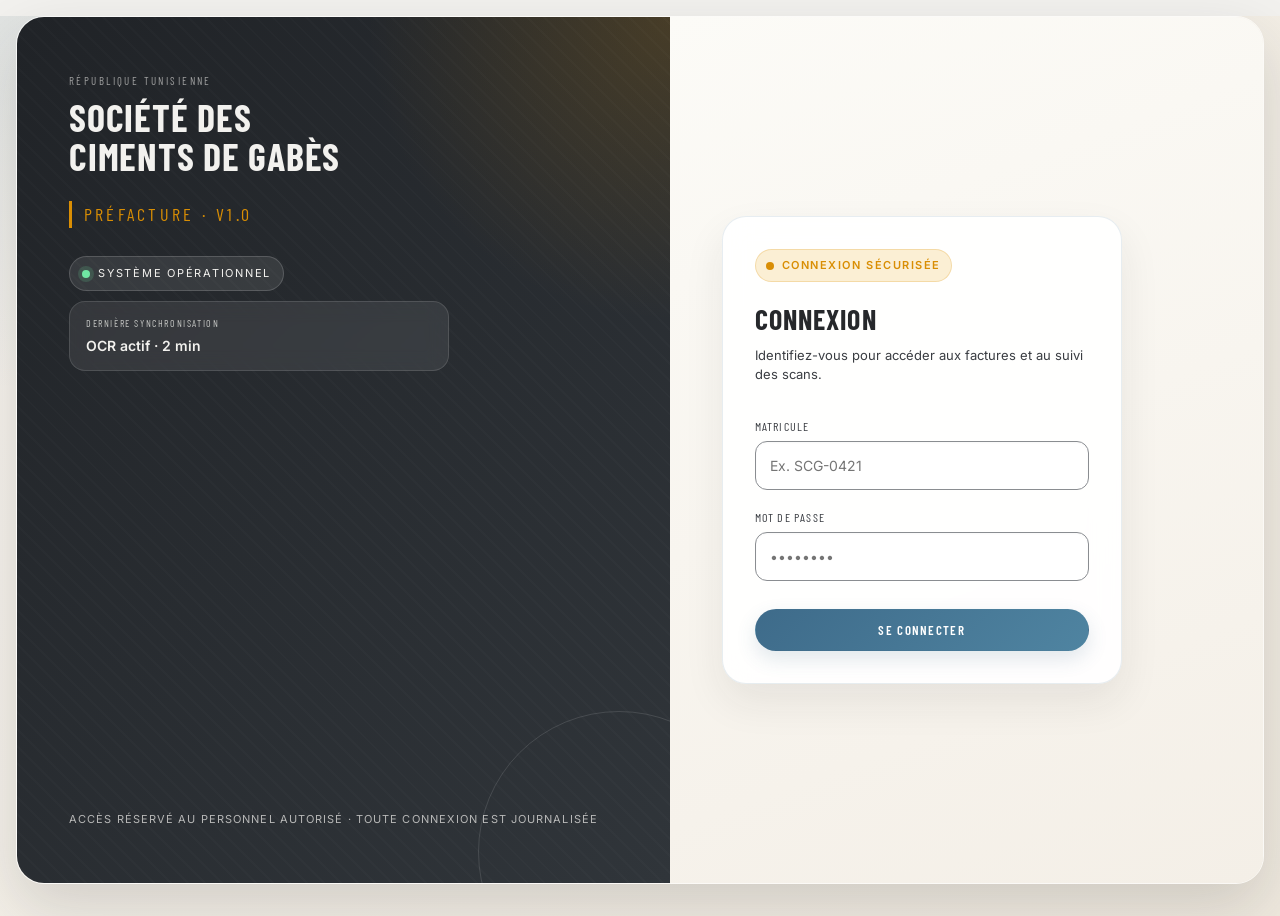
<file: front/index.html>
<!doctype html>
<html lang="fr">
<head>
  <meta charset="utf-8" />
  <meta http-equiv="refresh" content="0; url=fronte/login.html" />
  <title>Préfacture · SCG</title>
</head>
<body>
  <p>Redirection vers la page de connexion…</p>
</body>
</html>
</file>
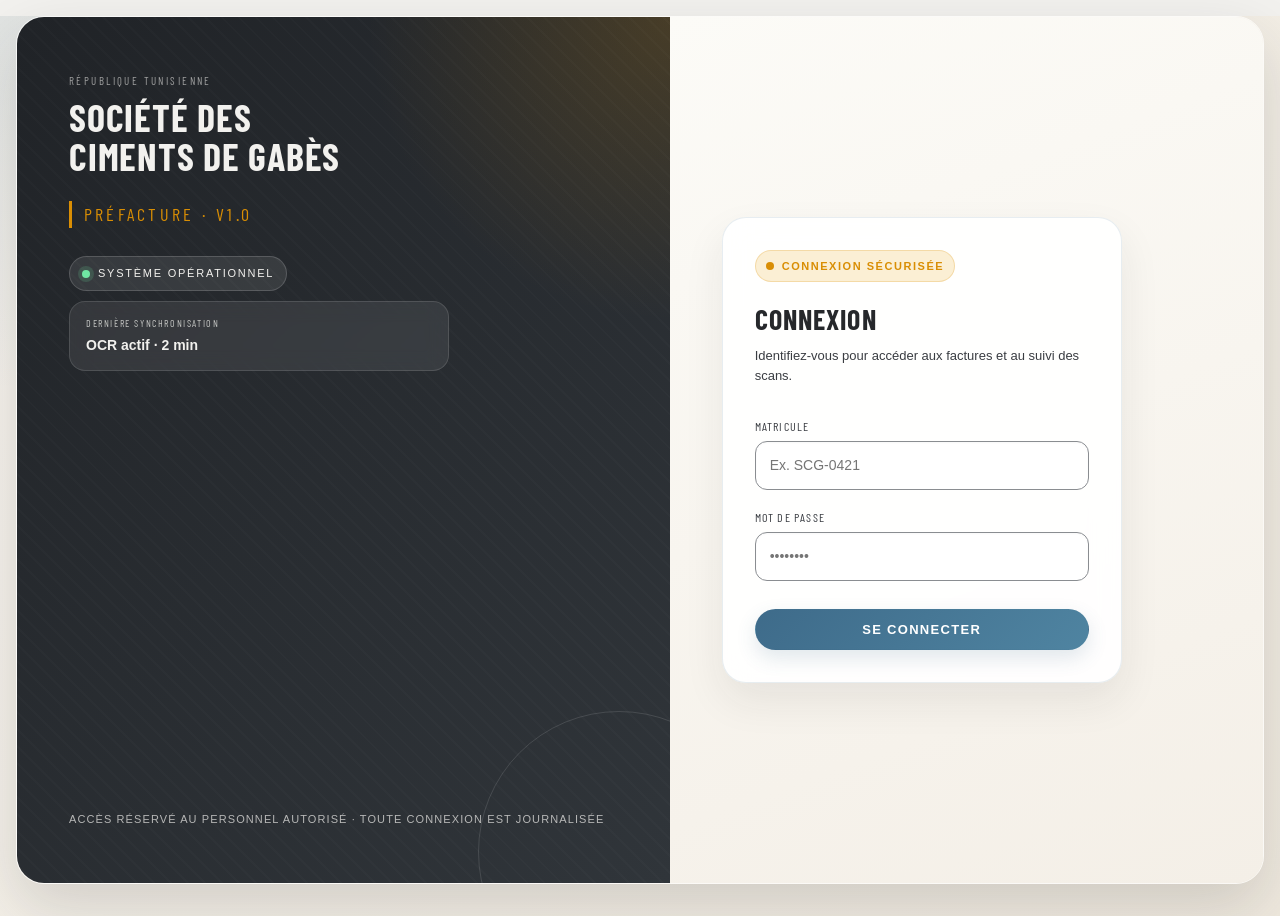
<file: front/fronte/index.html>
<!doctype html>
<html lang="fr">
<head>
  <meta charset="utf-8" />
  <meta http-equiv="refresh" content="0; url=login.html" />
  <title>Préfacture · SCG</title>
</head>
<body>
  <p>Redirection vers la page de connexion…</p>
</body>
</html>
</file>
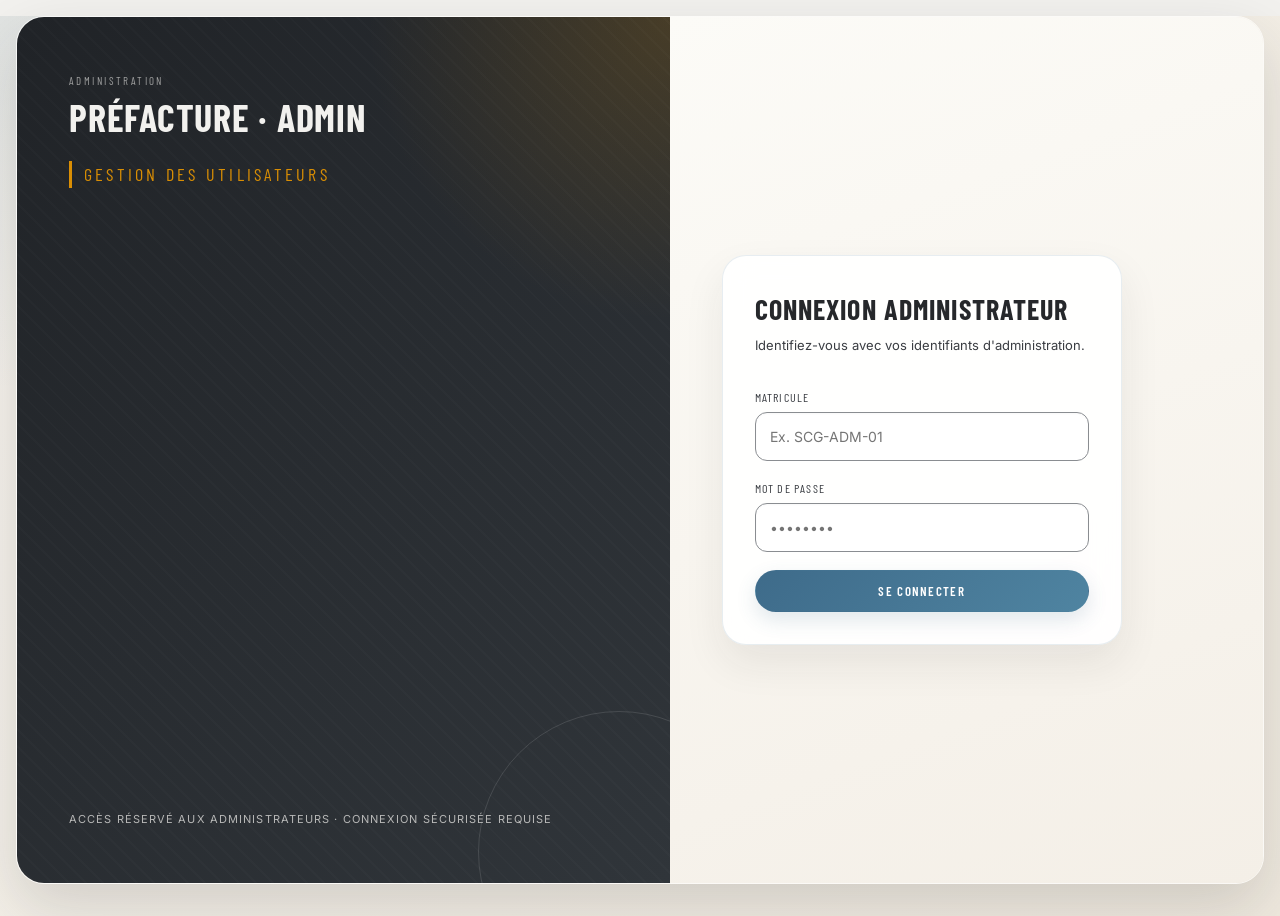
<file: front/fronte/admin-login.html>
<!doctype html>
<html lang="fr">
<head>
  <meta charset="utf-8" />
  <meta name="viewport" content="width=device-width, initial-scale=1" />
  <title>Admin — Connexion · Préfacture · SCG</title>
  <link rel="preconnect" href="https://fonts.googleapis.com" />
  <link rel="preconnect" href="https://fonts.gstatic.com" crossorigin />
  <link href="https://fonts.googleapis.com/css2?family=Barlow+Condensed:wght@500;600;700&family=Inter:wght@400;500;600&display=swap" rel="stylesheet" />
  <link rel="stylesheet" href="styles.css" />
</head>
<body>
  <main class="login">
    <section class="login__left">
      <div class="brand">
        <div class="brand__eyebrow">Administration</div>
        <div class="brand__name">Préfacture · Admin</div>
        <div class="brand__app">Gestion des utilisateurs</div>
      </div>
      <div class="login__footer">
        Accès réservé aux administrateurs · Connexion sécurisée requise
      </div>
    </section>
    <section class="login__right">
      <form class="login__form" id="admin-login-form">
        <h1 class="login__title">Connexion administrateur</h1>
        <p class="login__sub">Identifiez-vous avec vos identifiants d'administration.</p>
        <div class="field">
          <label class="field__label" for="admin-matricule">Matricule</label>
          <input class="input" id="admin-matricule" type="text" placeholder="Ex. SCG-ADM-01" autocomplete="username" required />
        </div>
        <div class="field">
          <label class="field__label" for="admin-password">Mot de passe</label>
          <input class="input" id="admin-password" type="password" placeholder="••••••••" autocomplete="current-password" required />
        </div>
        <div class="field" id="admin-error" hidden style="color: #a83a3a; font-size: 12px;"></div>
        <button type="submit" class="btn btn--primary btn--block">Se connecter</button>
      </form>
    </section>
  </main>
  <script src="api.js"></script>
  <script>
    document.getElementById('admin-login-form').addEventListener('submit', async (ev) => {
      ev.preventDefault();
      const username = document.getElementById('admin-matricule').value.trim();
      const password = document.getElementById('admin-password').value;
      const erreurDiv = document.getElementById('admin-error');

      try {
        const utilisateur = await window.preFactureApi.login(username, password);
        if ((utilisateur.role || '').toUpperCase() !== 'ADMIN') {
          throw new Error('Ce compte n’a pas accès à l’administration.');
        }
        window.preFactureApi.setAuthContext(utilisateur);
        window.location.href = 'utilisateurs.html';
      } catch (error) {
        erreurDiv.textContent = error.message || 'Connexion impossible.';
        erreurDiv.hidden = false;
      }
    });
  </script>
</body>
</html>
</file>
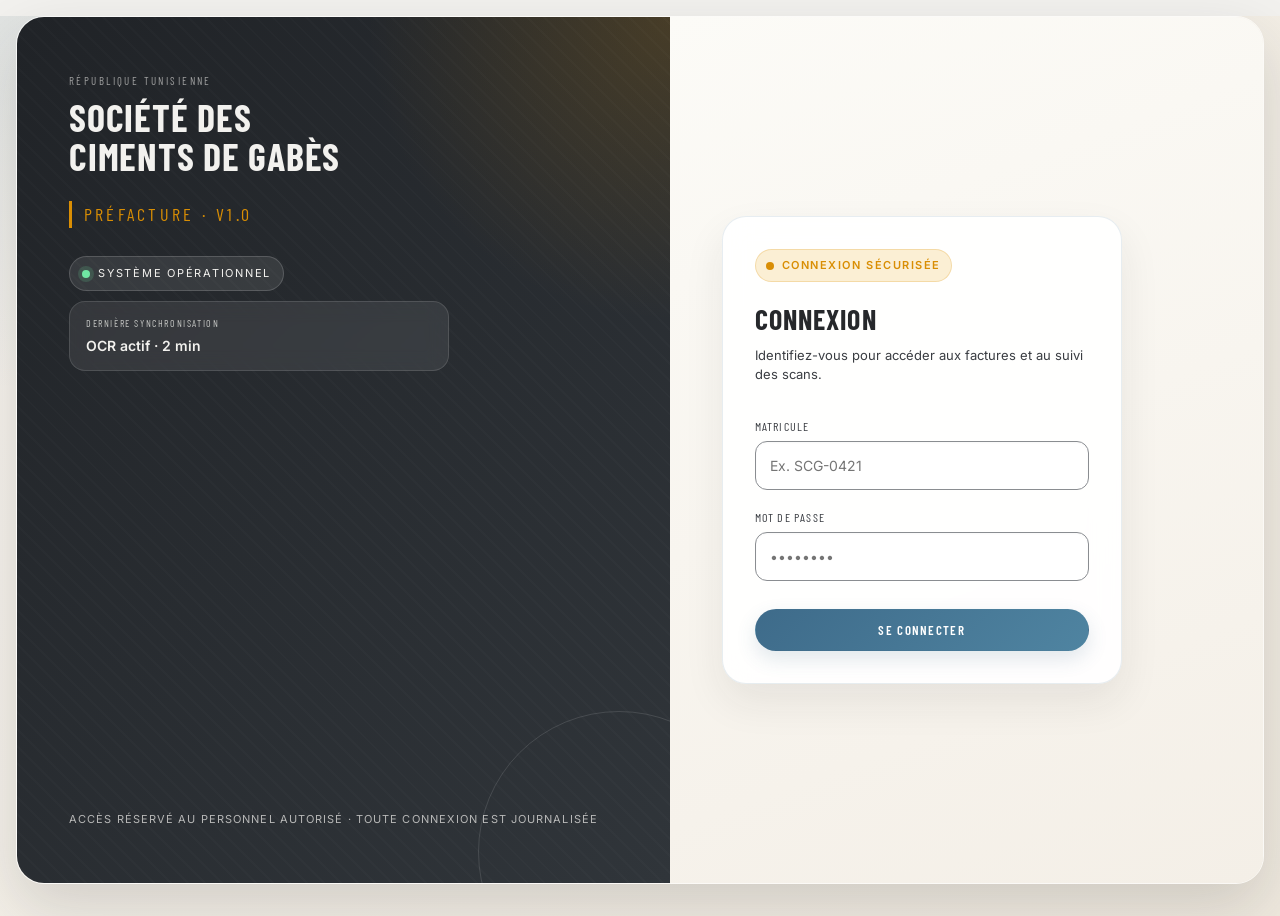
<file: front/fronte/dashboard.html>
<!doctype html>
<html lang="fr">
<head>
  <meta charset="utf-8" />
  <meta name="viewport" content="width=device-width, initial-scale=1" />
  <title>Tableau de bord — Préfacture · SCG</title>
  <link rel="preconnect" href="https://fonts.googleapis.com" />
  <link rel="preconnect" href="https://fonts.gstatic.com" crossorigin />
  <link href="https://fonts.googleapis.com/css2?family=Barlow+Condensed:wght@500;600;700&family=Inter:wght@400;500;600&display=swap" rel="stylesheet" />
  <link rel="stylesheet" href="styles.css" />
  <style>
    @keyframes spin { to { transform: rotate(360deg); } }
  </style>
</head>
<body>
  <div class="shell">
    <aside class="sidebar" data-shell="sidebar"></aside>
    <header class="topbar">
      <div class="topbar__crumbs">Préfacture / <strong>Tableau de bord</strong></div>
      <div class="topbar__right" data-shell="topbar-right"></div>
    </header>
    <main class="main">
      <div class="page-head">
        <div class="page-head__intro">
          <div class="page-head__eyebrow">Accueil</div>
          <h1 class="page-head__title">Tableau de bord</h1>
          <div class="page-head__sub" id="dashboard-subtitle">Suivi simple des derniers scans.</div>
        </div>
        <div class="page-head__actions" id="head-actions">
          <input type="file" accept="image/*" capture="environment" id="inputScan" hidden />
          <button type="button" class="btn btn--primary btn--sm" id="btn-scan">Nouveau scan</button>
          <div id="scan-progress" style="display:none; margin-top:12px; flex-basis:100%;">
            <div style="display:flex; align-items:center; gap:10px;">
              <div class="spinner" style="width:16px;height:16px;border:2px solid var(--ciment);border-top-color:var(--acier);border-radius:50%;animation:spin 0.8s linear infinite;"></div>
              <span>Analyse OCR en cours… <span id="scan-timer">0</span>s</span>
            </div>
          </div>
          <a href="factures.html" data-role-link class="btn btn--primary btn--sm">Voir les factures</a>
        </div>
      </div>
      <section class="panel">
        <div class="panel__head">
          <div class="panel__title" id="activity-title">Derniers scans</div>
          <div class="panel__tools">
            <span id="activity-meta" style="font-family: var(--font-display); font-size: 11px; letter-spacing: .1em; text-transform: uppercase; color: var(--ciment);">Chargement backend</span>
          </div>
        </div>
        <table class="table">
          <thead>
            <tr>
              <th>Reference</th>
              <th>Fournisseur</th>
              <th>Date reception</th>
              <th>Statut</th>
              <th class="amount">Age (jours)</th>
            </tr>
          </thead>
          <tbody id="recent-body">
            <tr>
              <td colspan="5">
                <div class="empty">
                  <div class="empty__title">Aucune donnée disponible</div>
                  <div>La liste sera remplie depuis l’API Spring Boot.</div>
                </div>
              </td>
            </tr>
          </tbody>
        </table>
      </section>
    </main>
  </div>
  <script src="api.js"></script>
  <script src="app.js"></script>
  <script>
    async function chargerFactures() {
      try {
        const factures = await window.preFactureApi.getFactures();
        const toutesLesFactures = Array.isArray(factures) ? factures : [];
        const rows = Array.isArray(factures) ? factures.slice(0, 6) : [];
        const body = document.getElementById('recent-body');
        if (!rows.length) {
          body.innerHTML = `
            <tr>
              <td colspan="5">
                <div class="empty">
                  <div class="empty__title">Aucune donnée disponible</div>
                  <div>La liste sera remplie depuis l’API Spring Boot.</div>
                </div>
              </td>
            </tr>`;
          return;
        }
        body.innerHTML = rows.map(f => `
          <tr data-id="${f.id}">
            <td><span class="table__ref">${f.numeroFacture || f.id}</span></td>
            <td>${f.fournisseur || '—'}</td>
            <td>${f.dateReception || '—'}</td>
            <td><span class="tag tag--${window.classeStatut(f.statut) || 'pending'}">${window.libelleStatut(f.statut)}</span></td>
            <td class="table__amount">${f.ageJours || '—'}</td>
          </tr>
        `).join('');
        body.querySelectorAll('tr[data-id]').forEach(row => {
          row.addEventListener('click', () => {
            window.location.href = `facture.html?id=${row.dataset.id}`;
          });
        });
      } catch (error) {
        document.getElementById('recent-body').innerHTML = `<tr><td colspan="5">${error.message}</td></tr>`;
      }
    }

    document.getElementById('btn-scan')?.addEventListener('click', () => {
      document.getElementById('inputScan').click();
    });

    document.getElementById('inputScan')?.addEventListener('change', async (event) => {
      const fichier = event.target.files[0];
      if (!fichier) return;

      const progressDiv = document.getElementById('scan-progress');
      const timerSpan = document.getElementById('scan-timer');
      progressDiv.style.display = 'block';

      let secondes = 0;
      const intervalle = setInterval(() => {
        secondes++;
        timerSpan.textContent = secondes;
      }, 1000);

      try {
        const resultatScan = await window.preFactureApi.uploadScan(fichier);
        clearInterval(intervalle);
        progressDiv.style.display = 'none';

        const facture = resultatScan?.facture || resultatScan;
        const alertesBonCommande = Array.isArray(resultatScan?.alertesBonCommande)
          ? resultatScan.alertesBonCommande
          : [];
        memoriserAlertesBonCommande(alertesBonCommande);
        if (!facture || !facture.id) {
          throw new Error('Réponse scan invalide: facture introuvable.');
        }
        window.location.href = `facture.html?id=${facture.id}`;
      } catch (error) {
        clearInterval(intervalle);
        progressDiv.style.display = 'none';
        alert(error.message || 'Échec de l\'import OCR');
      }
    });

    document.addEventListener('DOMContentLoaded', async () => {
      const utilisateur = await window.verifierSession();
      if (!utilisateur) return;
      if (utilisateur.role === 'ADMIN') {
        window.location.href = 'utilisateurs.html';
        return;
      }
      document.body.dataset.role = (utilisateur.role || '').toLowerCase();
      document.getElementById('dashboard-subtitle').textContent = utilisateur.role === 'IT'
        ? 'Consultation des scans et du traitement OCR.'
        : 'Import des scans et suivi du pipeline de facturation.';
      if (document.body.dataset.role === 'it') {
        document.getElementById('btn-scan')?.remove();
        document.getElementById('inputScan')?.remove();
      }
      await chargerFactures();
    });
  </script>
</body>
</html>
</file>
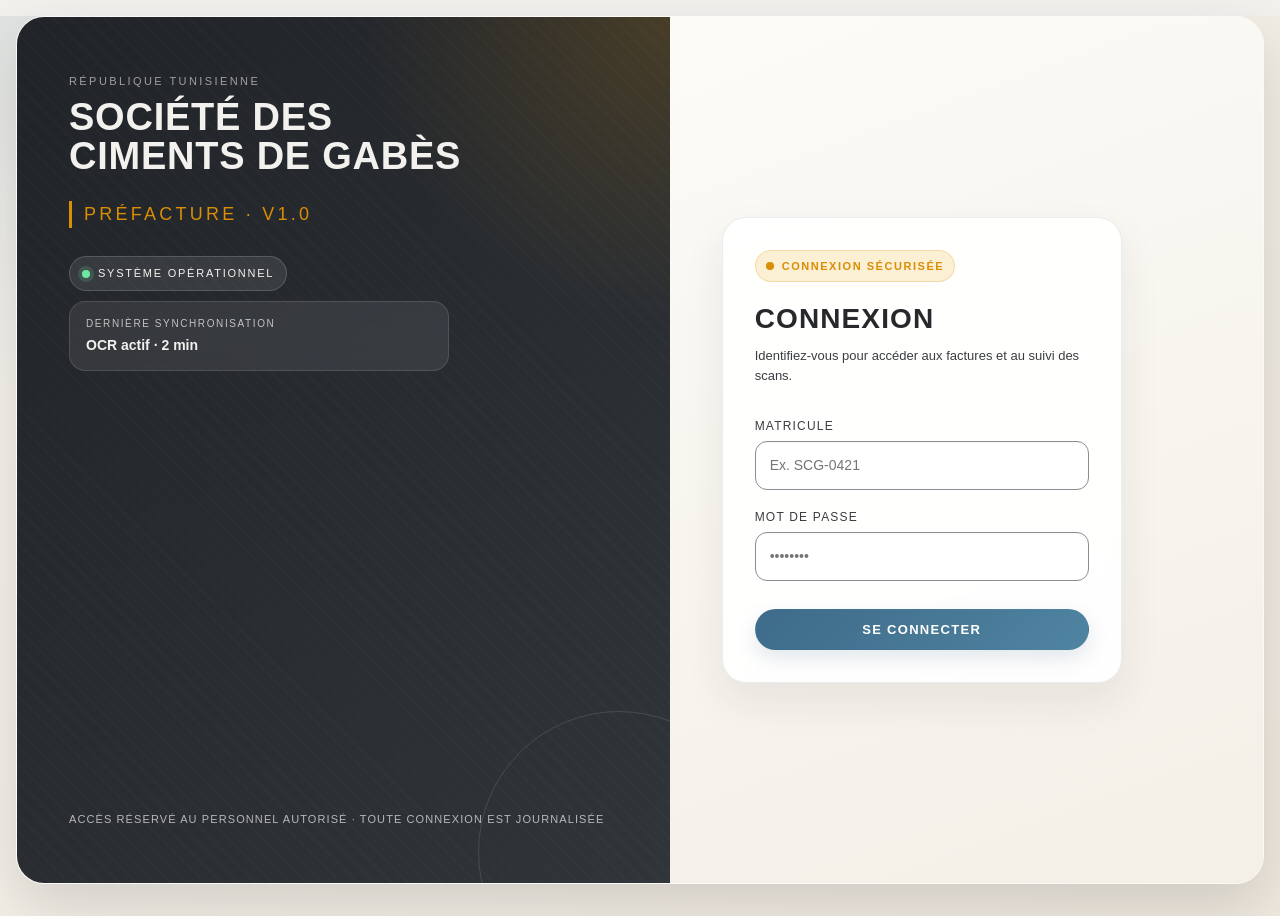
<file: front/fronte/facture.html>
<!doctype html>
<html lang="fr">
<head>
  <meta charset="utf-8" />
  <meta name="viewport" content="width=device-width, initial-scale=1" />
  <title>Detail scan OCR — Préfacture · SCG</title>
  <link rel="preconnect" href="https://fonts.googleapis.com" />
  <link rel="preconnect" href="https://fonts.gstatic.com" crossorigin />
  <link href="https://fonts.googleapis.com/css2?family=Barlow+Condensed:wght@500;600;700&family=Inter:wght@400;500;600&display=swap" rel="stylesheet" />
  <link rel="stylesheet" href="styles.css" />
</head>
<body>
  <div class="shell">
    <aside class="sidebar" data-shell="sidebar"></aside>
    <header class="topbar">
      <div class="topbar__crumbs">
        <a href="factures.html" data-role-link style="color: var(--ciment);">Factures</a> / <strong>Detail scan</strong>
      </div>
      <div class="topbar__right" data-shell="topbar-right"></div>
    </header>
    <main class="main">
      <div class="page-head">
        <div style="display: flex; align-items: center; gap: 20px;">
          <div>
            <h1 class="page-head__title">Detail scan OCR</h1>
            <div class="page-head__sub" id="detail-subtitle">Donnees de detail en attente backend.</div>
          </div>
          <div class="stamp stamp--ambre">
            <span class="stamp__label">Statut</span>
            <span class="stamp__value" id="status-value">En attente</span>
            <div class="stamp__meta" id="status-meta">OCR + matching backend</div>
          </div>
        </div>
        <div class="page-head__actions" id="head-actions">
          <button class="btn btn--danger btn--sm" id="btn-reject">Rejeter</button>
          <button class="btn btn--danger btn--sm" id="btn-delete" hidden>Supprimer</button>
          <button class="btn btn--primary btn--sm" id="btn-validate">Valider la facture</button>
          <button id="btn-confirmer-reception" class="btn btn--primary btn--sm" hidden>Marquer marchandises réceptionnées</button>
        </div>
      </div>
      <div class="alert" id="alertes-bon-commande" hidden style="background: #fceaea; border-left-color: #a83a3a; margin-top: -4px;">
        <div>
          <div class="alert__title" style="color: #a83a3a;">Alertes bon de commande</div>
          <ul id="alertes-bon-commande-list" style="margin: 0; padding-left: 18px;"></ul>
        </div>
      </div>
      <div class="alert" id="alert-review">
        <div>
          <div class="alert__title" id="alert-review-title">Verification</div>
          <div id="alert-detail">Les details de verification seront retournes par backend apres OCR et matching base de donnees.</div>
        </div>
      </div>
      <section class="review">
        <!-- LEFT: scanned document -->
        <div class="scan">
          <div class="scan__toolbar">
            <span>Image scan</span>
            <span>Apercu backend en attente</span>
          </div>
          <div class="scan__viewer">
            <div id="image-scan-placeholder" class="empty">
              <div class="empty__title">Aucune image disponible</div>
              <div>Le scan sera affiché ici lorsqu'il est disponible côté backend.</div>
            </div>
            <img id="image-scan" src="" alt="Scan de la facture" style="max-width: 100%; display: none;">
          </div>
        </div>
        <!-- RIGHT: extracted fields -->
        <div class="review__panel">
          <div class="review__panel-head">
            <div class="panel__title">Champs extraits</div>
            <span style="font-family: var(--font-display); font-size: 11px; letter-spacing: .1em; text-transform: uppercase; color: var(--ciment);">
              OCR backend
            </span>
          </div>
          <div class="review__panel-body">
            <div class="field-inline" data-field-row="fournisseur">
              <div class="field-inline__label">Fournisseur</div>
              <input class="field-inline__input" data-field="fournisseur" value="" placeholder="" />
              <span class="confidence confidence--med" data-confidence="fournisseur">--</span>
            </div>
            <div class="field-inline" data-field-row="mfFournisseur">
              <div class="field-inline__label">MF fournisseur</div>
              <input class="field-inline__input" data-field="mfFournisseur" value="" placeholder="" />
              <span class="confidence confidence--med" data-confidence="mfFournisseur">--</span>
            </div>
            <div class="field-inline" data-field-row="numeroFacture">
              <div class="field-inline__label">N° facture</div>
              <input class="field-inline__input" data-field="numeroFacture" value="" placeholder="" />
              <span class="confidence confidence--med" data-confidence="numeroFacture">--</span>
            </div>
            <div class="field-inline" data-field-row="dateFacture">
              <div class="field-inline__label">Date facture</div>
              <input class="field-inline__input" data-field="dateFacture" type="date" value="" placeholder="" />
              <span class="confidence confidence--med" data-confidence="dateFacture">--</span>
            </div>
            <div class="field-inline" data-field-row="dateEcheance">
              <div class="field-inline__label">Date échéance</div>
              <input class="field-inline__input" data-field="dateEcheance" type="date" value="" placeholder="" />
              <span class="confidence confidence--med" data-confidence="dateEcheance">--</span>
            </div>
            <div class="field-inline" data-field-row="bonDeCommande">
              <div class="field-inline__label">Bon de commande</div>
              <input class="field-inline__input" data-field="bonDeCommande" value="" placeholder="" />
              <span class="confidence confidence--med" data-confidence="bonDeCommande">--</span>
            </div>
            <div class="field-inline" data-field-row="montantHT">
              <div class="field-inline__label">Montant HT</div>
              <input class="field-inline__input" data-field="montantHT" type="number" step="0.01" value="" placeholder="" />
              <span class="confidence confidence--med" data-confidence="montantHT">--</span>
            </div>
            <div class="field-inline" data-field-row="montantTVA">
              <div class="field-inline__label">TVA (19%)</div>
              <input class="field-inline__input" data-field="montantTVA" type="number" step="0.01" value="" placeholder="" />
              <span class="confidence confidence--med" data-confidence="montantTVA">--</span>
            </div>
            <div class="field-inline" data-field-row="montantTTC">
              <div class="field-inline__label">Montant TTC</div>
              <input class="field-inline__input" data-field="montantTTC" type="number" step="0.01" value="" placeholder="" />
              <span class="confidence confidence--med" data-confidence="montantTTC">--</span>
            </div>
            <div class="field-inline" data-field-row="devise">
              <div class="field-inline__label">Devise</div>
              <input class="field-inline__input" data-field="devise" value="" placeholder="" />
              <span class="confidence confidence--med" data-confidence="devise">--</span>
            </div>
            <div class="field-inline" data-field-row="observations">
              <div class="field-inline__label">Observations</div>
              <input class="field-inline__input" data-field="observations" value="" placeholder="" />
              <span class="confidence confidence--med" data-confidence="observations">--</span>
            </div>
            <div id="alt-fields-wrap" hidden style="margin-top: 12px; border-top: 1px dashed var(--ciment-light); padding-top: 10px;">
              <div style="font-family: var(--font-display); font-size: 11px; letter-spacing: .09em; text-transform: uppercase; color: var(--ambre); margin-bottom: 6px;">Valeurs alternatives OCR</div>
              <ul id="alt-fields-list" style="margin: 0; padding-left: 18px;"></ul>
            </div>
          </div>
        </div>
      </section>
    </main>
  </div>
  <script src="api.js"></script>
  <script src="app.js"></script>
  <script>
    const params = new URLSearchParams(window.location.search);
    const factureId = params.get('id');
    const FIELD_KEYS = ['fournisseur', 'mfFournisseur', 'numeroFacture', 'dateFacture', 'dateEcheance', 'bonDeCommande', 'montantHT', 'montantTVA', 'montantTTC', 'devise', 'observations'];

    function selectFieldInput(cle) {
      return document.querySelector(`[data-field="${cle}"]`);
    }

    function selectFieldConfidence(cle) {
      return document.querySelector(`[data-confidence="${cle}"]`);
    }

    function classeConfiance(score) {
      if (typeof score !== 'number' || Number.isNaN(score)) return 'confidence--med';
      if (score >= 90) return 'confidence--high';
      if (score >= 70) return 'confidence--med';
      return 'confidence--low';
    }

    function nettoyerValeur(valeur) {
      if (valeur === undefined || valeur === null) return '';
      return String(valeur).trim();
    }

    function extraireDepuisChamps(champs) {
      const valeurs = {};
      const confidences = {};
      const alternatives = {};
      if (!Array.isArray(champs)) {
        return { valeurs, confidences, alternatives };
      }

      for (const champ of champs) {
        const nomBrut = nettoyerValeur(champ?.nom);
        const valeur = nettoyerValeur(champ?.valeur);
        if (!nomBrut || !valeur) continue;

        const isAlt = nomBrut.startsWith('_alt_');
        const nom = isAlt ? nomBrut.replace('_alt_', '') : nomBrut;
        if (!FIELD_KEYS.includes(nom)) continue;

        if (isAlt) {
          alternatives[nom] = { valeur, confiance: Number(champ?.confiance) };
          continue;
        }

        valeurs[nom] = valeur;
        confidences[nom] = Number(champ?.confiance);
      }

      return { valeurs, confidences, alternatives };
    }

    function normaliserPayloadFacture(facture) {
      const resultatOcr = facture?.resultatOcr || facture?.ocr || null;
      const sourceChamps = facture?.champs || resultatOcr?.champs || [];
      const depuisChamps = extraireDepuisChamps(sourceChamps);

      const valeurs = {};
      const confidences = { ...depuisChamps.confidences };
      FIELD_KEYS.forEach((cle) => {
        valeurs[cle] = nettoyerValeur(depuisChamps.valeurs[cle] || facture?.[cle] || resultatOcr?.[cle] || '');
      });

      const confianceMoyenne = Number(
        facture?.confianceMoyenne ?? resultatOcr?.confianceMoyenne ?? 0
      ) || 0;

      return {
        valeurs,
        confidences,
        alternatives: depuisChamps.alternatives,
        confianceMoyenne,
        necessiteVerification: Boolean(
          facture?.necessiteVerification ?? resultatOcr?.necessiteVerification
        ),
      };
    }

    function remplirChamps(normalise) {
      for (const cle of FIELD_KEYS) {
        const input = selectFieldInput(cle);
        const badge = selectFieldConfidence(cle);
        if (input) input.value = normalise.valeurs[cle] || '';
        if (badge) {
          const score = normalise.confidences[cle];
          badge.classList.remove('confidence--high', 'confidence--med', 'confidence--low');
          badge.classList.add(classeConfiance(score));
          badge.textContent = typeof score === 'number' && !Number.isNaN(score) ? `${Math.round(score)}%` : '--';
        }
      }
    }

    function afficherAlternatives(alternatives) {
      const wrap = document.getElementById('alt-fields-wrap');
      const liste = document.getElementById('alt-fields-list');
      if (!wrap || !liste) return;

      const entrees = Object.entries(alternatives || {});
      if (!entrees.length) {
        wrap.hidden = true;
        liste.innerHTML = '';
        return;
      }

      liste.innerHTML = entrees.map(([nom, data]) => {
        const conf = typeof data?.confiance === 'number' && !Number.isNaN(data.confiance)
          ? ` (${Math.round(data.confiance)}%)`
          : '';
        return `<li><strong>${nom}</strong>: ${data.valeur}${conf}</li>`;
      }).join('');
      wrap.hidden = false;
    }

    function mettreAJourBandeauVerification(facture, normalise) {
      const titre = document.getElementById('alert-review-title');
      const detail = document.getElementById('alert-detail');
      const statutMeta = document.getElementById('status-meta');

      const hasAlt = Object.keys(normalise.alternatives || {}).length > 0;
      const needsReview = Boolean(normalise.necessiteVerification || hasAlt);

      if (titre) {
        titre.textContent = needsReview ? 'Verification requise' : 'Verification';
      }
      if (detail) {
        detail.textContent = needsReview
          ? (facture.observations || 'Divergence detectee entre OCR principal et OCR alternatif. Controle humain recommande.')
          : (facture.observations || 'Extraction OCR chargee. Aucun conflit majeur detecte.');
      }
      if (statutMeta) {
        statutMeta.textContent = normalise.confianceMoyenne > 0
          ? `Confiance OCR: ${Math.round(normalise.confianceMoyenne)}%`
          : (facture.dateReception || '—');
      }
    }

    function remplirFacture(facture) {
      const normalise = normaliserPayloadFacture(facture || {});

      document.getElementById('detail-subtitle').textContent = `Facture ${normalise.valeurs.numeroFacture || facture.id}`;
      document.getElementById('status-value').textContent = window.libelleStatut(facture.statut);

      const receptionnee = lireEtatReception(factureId) || facture.receptionMarchandise || facture.receptionnee;
      mettreAJourBoutonReception(Boolean(receptionnee));

      remplirChamps(normalise);
      afficherAlternatives(normalise.alternatives);
      mettreAJourBandeauVerification(facture, normalise);

      updateValidateButtonState();
    }

    function afficherAlertesBonCommande(alertes) {
      const blocAlertes = document.getElementById('alertes-bon-commande');
      const liste = document.getElementById('alertes-bon-commande-list');
      if (!blocAlertes || !liste) return;
      if (!Array.isArray(alertes) || alertes.length === 0) {
        blocAlertes.hidden = true;
        liste.innerHTML = '';
        return;
      }
      liste.innerHTML = alertes.map((alerte) => `<li>${alerte}</li>`).join('');
      blocAlertes.hidden = false;
    }

    function consommerAlertesScan() {
      const brut = sessionStorage.getItem('scanAlertesBonCommande');
      sessionStorage.removeItem('scanAlertesBonCommande');
      if (!brut) return [];
      try {
        const parse = JSON.parse(brut);
        return Array.isArray(parse) ? parse : [];
      } catch (error) {
        return [];
      }
    }

    function lireEtatReception(id) {
      try {
        const map = JSON.parse(sessionStorage.getItem('factureReceptionStates') || '{}');
        return Boolean(map[id]);
      } catch (error) {
        return false;
      }
    }

    function enregistrerEtatReception(id, etat) {
      try {
        const map = JSON.parse(sessionStorage.getItem('factureReceptionStates') || '{}');
        map[id] = etat;
        sessionStorage.setItem('factureReceptionStates', JSON.stringify(map));
      } catch (error) {
        // ignore storage issue
      }
    }

    function mettreAJourBoutonReception(etat) {
      const bouton = document.getElementById('btn-confirmer-reception');
      if (!bouton) return;
      bouton.textContent = etat ? 'Marchandises réceptionnées' : 'Marquer marchandises réceptionnées';
      bouton.classList.toggle('is-received', etat);
    }

    function updateValidateButtonState() {
      const btn = document.getElementById('btn-validate');
      if (!btn) return;
      const fournisseur = nettoyerValeur(selectFieldInput('fournisseur')?.value);
      const numero = nettoyerValeur(selectFieldInput('numeroFacture')?.value);
      const enabled = Boolean(fournisseur && numero);
      btn.disabled = !enabled;
      if (!enabled) {
        btn.classList.add('btn--ghost');
        btn.title = 'Impossible de valider: fournisseur et numéro requis.';
      } else {
        btn.classList.remove('btn--ghost');
        btn.title = '';
      }
    }

    async function chargerFacture() {
      if (!factureId) {
        document.getElementById('detail-subtitle').textContent = 'Aucune facture sélectionnée.';
        return;
      }

      const TIMEOUT_MS = 5000;
      // helper to clear UI when backend times out or fails
      function clearFieldsForTimeout() {
        document.getElementById('detail-subtitle').textContent = 'Aucune donnée backend (délai dépassé)';
        document.getElementById('alert-detail').textContent = 'Le backend a mis du temps à répondre. Les champs sont vides par défaut.';
        remplirChamps({ valeurs: {}, confidences: {}, alternatives: {} });
        afficherAlternatives({});
        const imgScan = document.getElementById('image-scan');
        const imageScanPlaceholder = document.getElementById('image-scan-placeholder');
        if (imgScan) imgScan.style.display = 'none';
        if (imageScanPlaceholder) imageScanPlaceholder.style.display = 'block';
        updateValidateButtonState();
      }

      try {
        const fetchPromise = window.preFactureApi.getFacture(factureId);
        const timeoutPromise = new Promise((_, reject) => setTimeout(() => reject(new Error('timeout')), TIMEOUT_MS));
        let facture = null;
        try {
          facture = await Promise.race([fetchPromise, timeoutPromise]);
        } catch (err) {
          // timeout or network error -> clear fields and start polling for late backend response
          clearFieldsForTimeout();
          // start polling every 3s up to 30s total
          const POLL_INTERVAL = 3000;
          const POLL_MAX = 30000;
          let elapsed = 0;
          const pollId = setInterval(async () => {
            elapsed += POLL_INTERVAL;
            try {
              const f = await window.preFactureApi.getFacture(factureId);
              if (f) {
                clearInterval(pollId);
                // populate fields with the late response
                remplirFacture(f);
                // attempt to load image if present
                const imgScanLate = document.getElementById('image-scan');
                const imageScanPlaceholderLate = document.getElementById('image-scan-placeholder');
                if (imgScanLate) {
                  imgScanLate.src = window.preFactureApi.getImageScanUrl(factureId);
                  imgScanLate.onload = () => { imgScanLate.style.display = 'block'; if (imageScanPlaceholderLate) imageScanPlaceholderLate.style.display = 'none'; };
                  imgScanLate.onerror = () => { imgScanLate.style.display = 'none'; if (imageScanPlaceholderLate) imageScanPlaceholderLate.style.display = 'block'; };
                }
              }
            } catch (pollErr) {
              // ignore until timeout reaches max
            }
            if (elapsed >= POLL_MAX) {
              clearInterval(pollId);
            }
          }, POLL_INTERVAL);
          return;
        }

        if (!facture) {
          clearFieldsForTimeout();
          return;
        }

        remplirFacture(facture);

        const imgScan = document.getElementById('image-scan');
        const imageScanPlaceholder = document.getElementById('image-scan-placeholder');
        if (imageScanPlaceholder) imageScanPlaceholder.style.display = 'none';
        if (imgScan) {
          imgScan.src = window.preFactureApi.getImageScanUrl(factureId);
          imgScan.onload = () => {
            imgScan.style.display = 'block';
            if (imageScanPlaceholder) imageScanPlaceholder.style.display = 'none';
          };
          imgScan.onerror = () => {
            imgScan.style.display = 'none';
            if (imageScanPlaceholder) imageScanPlaceholder.style.display = 'block';
          };
        }

        updateValidateButtonState();
      } catch (error) {
        document.getElementById('detail-subtitle').textContent = error.message;
        updateValidateButtonState();
      }
    }

    document.getElementById('btn-validate')?.addEventListener('click', async () => {
      const fournisseur = nettoyerValeur(selectFieldInput('fournisseur')?.value);
      const numero = nettoyerValeur(selectFieldInput('numeroFacture')?.value);
      if (!fournisseur || !numero) {
        alert('Impossible de valider: la facture doit avoir un fournisseur et un numéro.');
        return;
      }
      try {
        await window.preFactureApi.validateFacture(factureId);
        window.location.reload();
      } catch (error) {
        alert(error.message);
      }
    });

    document.getElementById('btn-reject')?.addEventListener('click', async () => {
      try {
        await window.preFactureApi.rejectFacture(factureId);
        // If IT rejects, backend may remove the record — return to list
        window.location.href = 'factures.html';
      } catch (error) {
        alert(error.message);
      }
    });

    document.getElementById('btn-delete')?.addEventListener('click', async () => {
      if (!factureId) {
        alert('Aucune facture sélectionnée.');
        return;
      }
      const confirme = window.confirm('Confirmer la suppression de cette facture ?');
      if (!confirme) return;
      try {
        await window.preFactureApi.deleteFacture(factureId);
        window.location.href = `factures.html?deleted=1&deletedId=${encodeURIComponent(factureId)}`;
      } catch (error) {
        alert(error.message || 'Échec de la suppression.');
      }
    });

    document.getElementById('btn-confirmer-reception')?.addEventListener('click', async () => {
      if (!factureId) return;
      const etatActuel = lireEtatReception(factureId);
      try {
        if (!etatActuel) {
          await window.preFactureApi.confirmerReceptionMarchandise(factureId);
        }
        const prochainEtat = !etatActuel;
        enregistrerEtatReception(factureId, prochainEtat);
        mettreAJourBoutonReception(prochainEtat);
      } catch (error) {
        alert(error.message || 'Échec de confirmation de réception.');
      }
    });

    document.addEventListener('DOMContentLoaded', async () => {
      const utilisateur = await window.verifierSession();
      if (!utilisateur) return;
      const roleRaw = (utilisateur.role || '').toLowerCase();
      const role = roleRaw === 'responsable_facture' ? 'responsable' : roleRaw;
      document.body.dataset.role = role;
      afficherAlertesBonCommande(consommerAlertesScan());

      // Visibility rules:
      // - IT: can validate, reject, and confirm reception
      // - Responsable: can confirm reception, but cannot validate/reject
      // - Others: no action buttons

      // Remove validate/reject for non-IT users
      if (role !== 'it') {
        document.querySelectorAll('#btn-validate, #btn-reject').forEach(el => el.remove());
      }

      if (role === 'responsable') {
        document.getElementById('btn-delete')?.removeAttribute('hidden');
      } else {
        document.querySelectorAll('#btn-delete').forEach(el => el.remove());
      }

      if (role === 'it') {
        document.getElementById('btn-confirmer-reception')?.removeAttribute('hidden');
      } else {
        document.querySelectorAll('#btn-confirmer-reception').forEach(el => el.remove());
      }

      await chargerFacture();
    });
  </script>
</body>
</html>
</file>
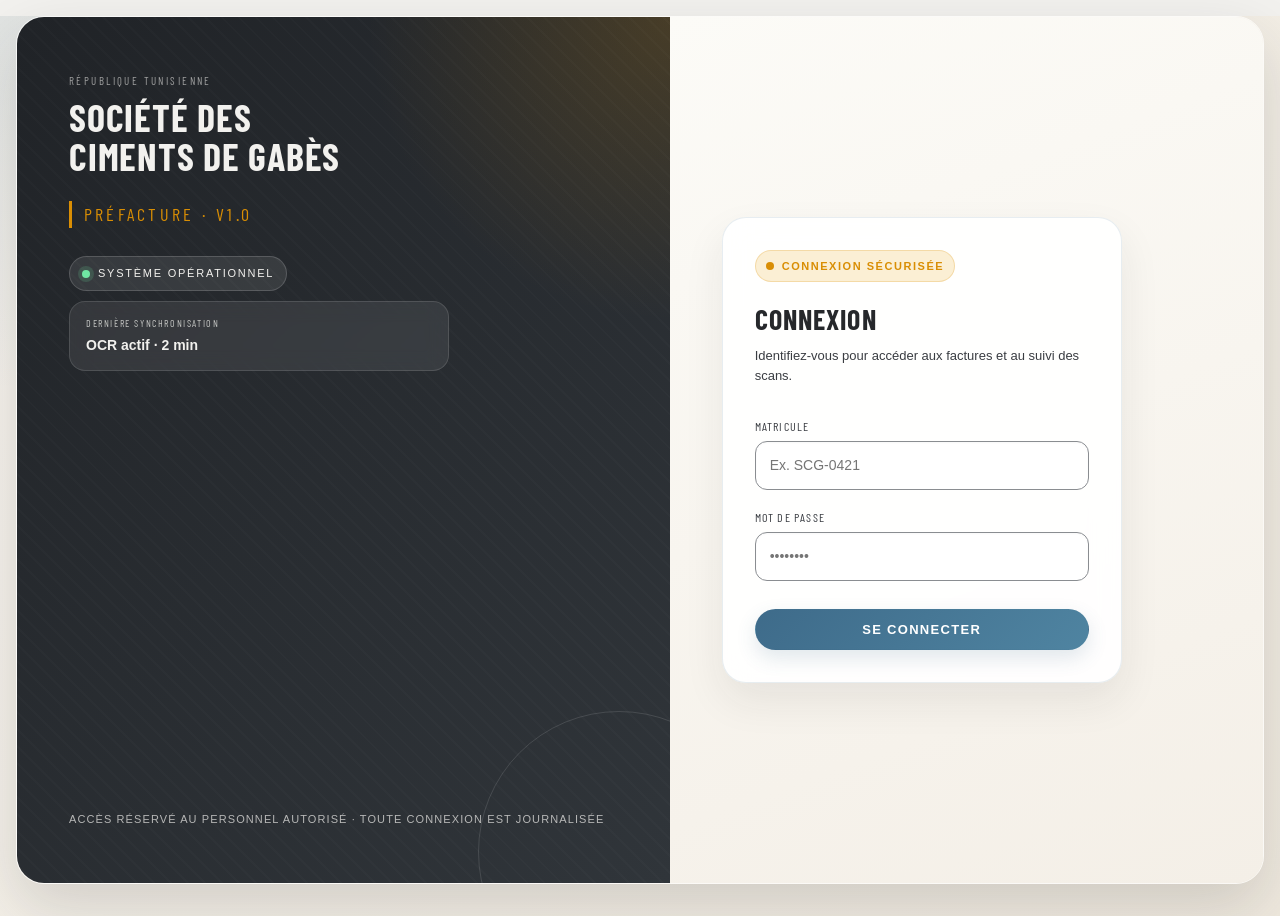
<file: front/fronte/factures.html>
<!doctype html>
<html lang="fr">
<head>
  <meta charset="utf-8" />
  <meta name="viewport" content="width=device-width, initial-scale=1" />
  <title>Factures — Préfacture · SCG</title>
  <link rel="preconnect" href="https://fonts.googleapis.com" />
  <link rel="preconnect" href="https://fonts.gstatic.com" crossorigin />
  <link href="https://fonts.googleapis.com/css2?family=Barlow+Condensed:wght@500;600;700&family=Inter:wght@400;500;600&display=swap" rel="stylesheet" />
  <link rel="stylesheet" href="styles.css" />
</head>
<body>
  <div class="shell">
    <aside class="sidebar" data-shell="sidebar"></aside>
    <header class="topbar">
      <div class="topbar__crumbs">Préfacture / <strong>Factures</strong></div>
      <div class="topbar__right" data-shell="topbar-right"></div>
    </header>
    <main class="main">
      <div class="page-head">
        <div class="page-head__intro">
          <div class="page-head__eyebrow">Registre</div>
          <h1 class="page-head__title">Registre des scans</h1>
          <div class="page-head__sub" id="scope-subtitle">Liste alimentée par le backend selon le scope.</div>
        </div>
      </div>
      <section class="panel">
        <div class="panel__head">
          <div class="panel__title" id="scope-title">Registre</div>
          <div class="panel__tools">
            <label class="panel__filter-label" for="tri-factures">Trier</label>
            <select id="tri-factures" class="select" style="width: auto; padding: 7px 10px; font-size: 12px;">
              <option value="dateReception">Date réception</option>
              <option value="dateTraitement">Date traitement</option>
              <option value="dateFacture">Date facture</option>
              <option value="dateEcheance">Date échéance</option>
              <option value="fournisseur">Fournisseur</option>
              <option value="numeroFacture">Référence</option>
              <option value="statut">Statut</option>
              <option value="montantTTC">Montant TTC</option>
            </select>
            <select id="ordre-factures" class="select" style="width: auto; padding: 7px 10px; font-size: 12px;">
              <option value="desc">Du plus récent</option>
              <option value="asc">Du plus ancien</option>
            </select>
            <select id="filtre-statut" class="select" style="width: auto; padding: 7px 10px; font-size: 12px;">
              <option value="">Tous les statuts</option>
              <option value="A_VERIFIER">À vérifier</option>
              <option value="EN_COURS">En cours</option>
              <option value="VALIDEE">Validée</option>
              <option value="REJETEE">Rejetée</option>
            </select>
            <input id="filtre-date-debut" class="input" type="date" aria-label="Date début" style="width: 150px; padding: 7px 10px; font-size: 12px;" />
            <input id="filtre-date-fin" class="input" type="date" aria-label="Date fin" style="width: 150px; padding: 7px 10px; font-size: 12px;" />
            <input id="search-fournisseur" class="input" type="search" placeholder="Recherche fournisseur" aria-label="Recherche fournisseur" style="width: 220px; padding: 7px 10px; font-size: 12px; display: none;" />
            <button type="button" class="input-clear" data-target="search-fournisseur" title="Effacer" style="margin-left:6px; padding:6px 8px; font-size:12px; display:none">×</button>
            <input id="search-ref-fournisseur" class="input" type="search" placeholder="Réf fournisseur" aria-label="Réf fournisseur" style="width: 180px; padding: 7px 10px; font-size: 12px; display: none;" />
            <button type="button" class="input-clear" data-target="search-ref-fournisseur" title="Effacer" style="margin-left:6px; padding:6px 8px; font-size:12px; display:none">×</button>
            <input id="search-bon-commande" class="input" type="search" placeholder="N° commande" aria-label="N° commande" style="width: 180px; padding: 7px 10px; font-size: 12px; display: none;" />
            <button type="button" class="input-clear" data-target="search-bon-commande" title="Effacer" style="margin-left:6px; padding:6px 8px; font-size:12px; display:none">×</button>
            <button id="btn-reset-filters" class="btn btn--ghost btn--sm" type="button" title="Réinitialiser les filtres" style="margin-left:8px">Réinitialiser</button>
          </div>
        </div>
        <table class="table">
          <thead>
            <tr>
              <th>Reference</th>
              <th>Fournisseur</th>
              <th>Date reception</th>
              <th>Date traitement</th>
              <th>Statut</th>
              <th>Réception</th>
              <th>OCR</th>
              <th class="amount">Age (jours)</th>
            </tr>
          </thead>
          <tbody id="rows">
            <tr>
              <td colspan="8">
                <div class="empty">
                  <div class="empty__title">Aucune donnée disponible</div>
                  <div>Cette table sera alimentée par l’API Spring Boot selon le scope.</div>
                </div>
              </td>
            </tr>
          </tbody>
        </table>
      </section>
    </main>
  </div>
  <script src="api.js"></script>
  <script src="app.js"></script>
  <script>
    function lireFiltresDepuisUrl() {
      const params = new URLSearchParams(window.location.search);
      return {
        statut: params.get('statut') || '',
        dateDebut: params.get('dateDebut') || '',
        dateFin: params.get('dateFin') || '',
      };
    }

    function lireEtatReception(id) {
      try {
        const map = JSON.parse(sessionStorage.getItem('factureReceptionStates') || '{}');
        return Boolean(map[id]);
      } catch (error) {
        return false;
      }
    }

    function enregistrerEtatReception(id, etat) {
      try {
        const map = JSON.parse(sessionStorage.getItem('factureReceptionStates') || '{}');
        map[id] = etat;
        sessionStorage.setItem('factureReceptionStates', JSON.stringify(map));
      } catch (error) {
        // ignore storage issue
      }
    }

    function valeurDeTri(facture, critere) {
      const resultatOcr = facture.resultatOcr || facture.ocr || {};
      switch (critere) {
        case 'dateTraitement':
          return facture.dateValidation || facture.dateTraitement || facture.dateReception || '';
        case 'dateFacture':
          return facture.dateFacture || '';
        case 'dateEcheance':
          return facture.dateEcheance || '';
        case 'fournisseur':
          return facture.fournisseur || '';
        case 'numeroFacture':
          return facture.numeroFacture || facture.id || '';
        case 'statut':
          return facture.statut || '';
        case 'montantTTC':
          return Number(facture.montantTTC || facture.montant || 0);
        case 'dateReception':
        default:
          return facture.dateReception || '';
      }
    }

    function lireConfianceOcr(facture) {
      const brute = facture?.confianceMoyenne ?? facture?.resultatOcr?.confianceMoyenne ?? facture?.ocr?.confianceMoyenne;
      const score = Number(brute);
      return Number.isNaN(score) ? null : score;
    }

    function necessiteVerification(facture) {
      const flag = facture?.necessiteVerification ?? facture?.resultatOcr?.necessiteVerification ?? facture?.ocr?.necessiteVerification;
      return Boolean(flag);
    }

    function trierFactures(factures) {
      const critere = document.getElementById('tri-factures')?.value || 'dateReception';
      const ordre = document.getElementById('ordre-factures')?.value || 'desc';
      const factor = ordre === 'asc' ? 1 : -1;
      const facturesTriees = [...factures];
      facturesTriees.sort((a, b) => {
        const aValue = valeurDeTri(a, critere);
        const bValue = valeurDeTri(b, critere);
        if (aValue === bValue) return 0;
        if (typeof aValue === 'number' && typeof bValue === 'number') {
          return (aValue - bValue) * factor;
        }
        const aText = String(aValue).toLowerCase();
        const bText = String(bValue).toLowerCase();
        const comparison = aText < bText ? -1 : 1;
        return comparison * factor;
      });
      return facturesTriees;
    }

    function computeDaysSince(dateStr) {
      if (!dateStr) return null;
      const d = new Date(dateStr);
      if (isNaN(d)) return null;
      const now = new Date();
      const diff = now.getTime() - d.getTime();
      return Math.max(0, Math.floor(diff / (1000 * 60 * 60 * 24)));
    }

    async function chargerFactures(filtres = null) {
      try {
        const statutFiltre = filtres?.statut ?? (document.getElementById('filtre-statut')?.value || '');
        const dateDebut = filtres?.dateDebut ?? (document.getElementById('filtre-date-debut')?.value || '');
        const dateFin = filtres?.dateFin ?? (document.getElementById('filtre-date-fin')?.value || '');
        const searchFournisseur = (document.getElementById('search-fournisseur')?.value || '').trim();
        const searchRefFournisseur = (document.getElementById('search-ref-fournisseur')?.value || '').trim();
        const searchBonCommande = (document.getElementById('search-bon-commande')?.value || '').trim();
        const factures = await window.preFactureApi.getFactures({
          statut: statutFiltre,
          dateDebut,
          dateFin,
          fournisseur: searchFournisseur,
          refFournisseur: searchRefFournisseur,
          bonDeCommande: searchBonCommande,
        });
        const rows = Array.isArray(factures) ? trierFactures(factures) : [];
        const tbody = document.getElementById('rows');
        if (!rows.length) {
          tbody.innerHTML = `
            <tr>
              <td colspan="7">
                <div class="empty">
                  <div class="empty__title">Aucune donnée disponible</div>
                  <div>Cette table sera alimentée par l’API Spring Boot selon le scope.</div>
                </div>
              </td>
            </tr>`;
          return;
        }
        const role = document.body.dataset.role || '';
        tbody.innerHTML = rows.map(f => {
          const receptionnee = lireEtatReception(f.id) || f.receptionMarchandise || f.receptionnee;
          const confiance = lireConfianceOcr(f);
          const ocrCell = necessiteVerification(f)
            ? `<span class="tag tag--review">${confiance !== null ? `${Math.round(confiance)}%` : '—'} · À vérifier</span>`
            : (confiance !== null ? `${Math.round(confiance)}%` : '—');
          const receptionCell = role === 'it'
            ? `<button type="button" class="btn btn--sm reception-btn ${receptionnee ? 'is-received' : ''}" data-reception-action data-id="${f.id}">${receptionnee ? 'Réceptionnée' : 'À réceptionner'}</button>`
            : (receptionnee ? '<span class="tag tag--valid">Réceptionnée</span>' : '<span class="tag tag--pending">Non réceptionnée</span>');
          const days = computeDaysSince(f.dateReception);
          const ageDisplay = days !== null ? days : (f.ageJours || '—');
          return `
            <tr data-id="${f.id}">
              <td><span class="table__ref">${f.numeroFacture || f.id}</span></td>
              <td>${f.fournisseur || '—'}</td>
              <td>${f.dateReception || '—'}</td>
              <td>${f.dateValidation || '—'}</td>
              <td><span class="tag tag--${window.classeStatut(f.statut) || 'pending'}">${window.libelleStatut(f.statut)}</span></td>
              <td>${receptionCell}</td>
              <td>${ocrCell}</td>
              <td class="table__amount">${ageDisplay}</td>
            </tr>
          `;
        }).join('');
        tbody.querySelectorAll('tr[data-id]').forEach(row => {
          row.addEventListener('click', (event) => {
            if (event.target.closest('[data-reception-action]')) return;
            window.location.href = `facture.html?id=${row.dataset.id}`;
          });
        });
        tbody.querySelectorAll('[data-reception-action]').forEach(button => {
          button.addEventListener('click', async (event) => {
            event.stopPropagation();
            const id = button.dataset.id;
            const estReceptionnee = lireEtatReception(id);
            try {
              if (!estReceptionnee) {
                await window.preFactureApi.confirmerReceptionMarchandise(id);
              }
              const prochainEtat = !estReceptionnee;
              enregistrerEtatReception(id, prochainEtat);
              button.textContent = prochainEtat ? 'Réceptionnée' : 'À réceptionner';
              button.classList.toggle('is-received', prochainEtat);
            } catch (error) {
              alert(error.message || 'Échec de la mise à jour de réception.');
            }
          });
        });
      } catch (error) {
        document.getElementById('rows').innerHTML = `<tr><td colspan="8">${error.message}</td></tr>`;
      }
    }

    document.addEventListener('DOMContentLoaded', async () => {
      const utilisateur = await window.verifierSession();
      if (!utilisateur) return;
      const filtresUrl = lireFiltresDepuisUrl();
      document.body.dataset.role = (utilisateur.role || '').toLowerCase();
      const subtitle = document.getElementById('scope-subtitle');
      const title = document.getElementById('scope-title');
      if (document.body.dataset.role === 'it') {
        subtitle.textContent = 'Scope IT : suivi des statuts de matching OCR et traitement priorisé.';
        title.textContent = 'File de traitement IT';
        // show IT search controls
        document.getElementById('search-fournisseur').style.display = 'inline-block';
        document.getElementById('search-ref-fournisseur').style.display = 'inline-block';
        document.getElementById('search-bon-commande').style.display = 'inline-block';
      } else {
        subtitle.textContent = 'Scope responsable : suivi des scans importés avant vérification IT.';
        title.textContent = 'Scans du responsable';
      }
      const selectStatut = document.querySelector('select[name="statut"]') || document.querySelector('.select');
      if (selectStatut && filtresUrl.statut) {
        selectStatut.value = filtresUrl.statut;
      }
      const inputDateDebut = document.getElementById('filtre-date-debut');
      if (inputDateDebut && filtresUrl.dateDebut) {
        inputDateDebut.value = filtresUrl.dateDebut;
      }
      const inputDateFin = document.getElementById('filtre-date-fin');
      if (inputDateFin && filtresUrl.dateFin) {
        inputDateFin.value = filtresUrl.dateFin;
      }
      // debounce helper for search
      function debounce(fn, wait) {
        let t;
        return function (...args) {
          clearTimeout(t);
          t = setTimeout(() => fn.apply(this, args), wait);
        };
      }

      const debouncedReload = debounce(() => chargerFactures(), 450);
      const sfEl = document.getElementById('search-fournisseur');
      const srfEl = document.getElementById('search-ref-fournisseur');
      const sbcEl = document.getElementById('search-bon-commande');
      if (sfEl) sfEl.addEventListener('input', debouncedReload);
      if (srfEl) srfEl.addEventListener('input', debouncedReload);
      if (sbcEl) sbcEl.addEventListener('input', debouncedReload);

      // inline clear buttons
      document.querySelectorAll('.input-clear').forEach(btn => {
        const targetId = btn.dataset.target;
        const target = targetId ? document.getElementById(targetId) : null;
        // show the clear control when input is visible
        if (target) {
          target.addEventListener('input', () => { btn.style.display = target.value ? 'inline-block' : 'none'; });
          btn.addEventListener('click', () => {
            target.value = '';
            btn.style.display = 'none';
            chargerFactures();
            target.focus();
          });
        }
      });

      document.getElementById('btn-reset-filters')?.addEventListener('click', () => {
        // clear selects and search fields, reset sorting
        const selStatut = document.getElementById('filtre-statut'); if (selStatut) selStatut.value = '';
        const selTri = document.getElementById('tri-factures'); if (selTri) selTri.value = 'dateReception';
        const selOrdre = document.getElementById('ordre-factures'); if (selOrdre) selOrdre.value = 'desc';
        const dateDeb = document.getElementById('filtre-date-debut'); if (dateDeb) dateDeb.value = '';
        const dateFin = document.getElementById('filtre-date-fin'); if (dateFin) dateFin.value = '';
        if (sfEl) sfEl.value = '';
        if (srfEl) srfEl.value = '';
        if (sbcEl) sbcEl.value = '';
        // hide inline clear buttons
        document.querySelectorAll('.input-clear').forEach(b => b.style.display = 'none');
        // remove query params from URL (optional)
        try {
          const url = new URL(window.location);
          url.search = '';
          window.history.replaceState({}, '', url.toString());
        } catch (e) {
          // ignore
        }
        chargerFactures();
      });
      document.getElementById('filtre-statut')?.addEventListener('change', () => chargerFactures());
      document.getElementById('filtre-date-debut')?.addEventListener('change', () => chargerFactures());
      document.getElementById('filtre-date-fin')?.addEventListener('change', () => chargerFactures());
      document.getElementById('tri-factures')?.addEventListener('change', () => chargerFactures());
      document.getElementById('ordre-factures')?.addEventListener('change', () => chargerFactures());
      await chargerFactures(filtresUrl);
    });
  </script>
</body>
</html>
</file>
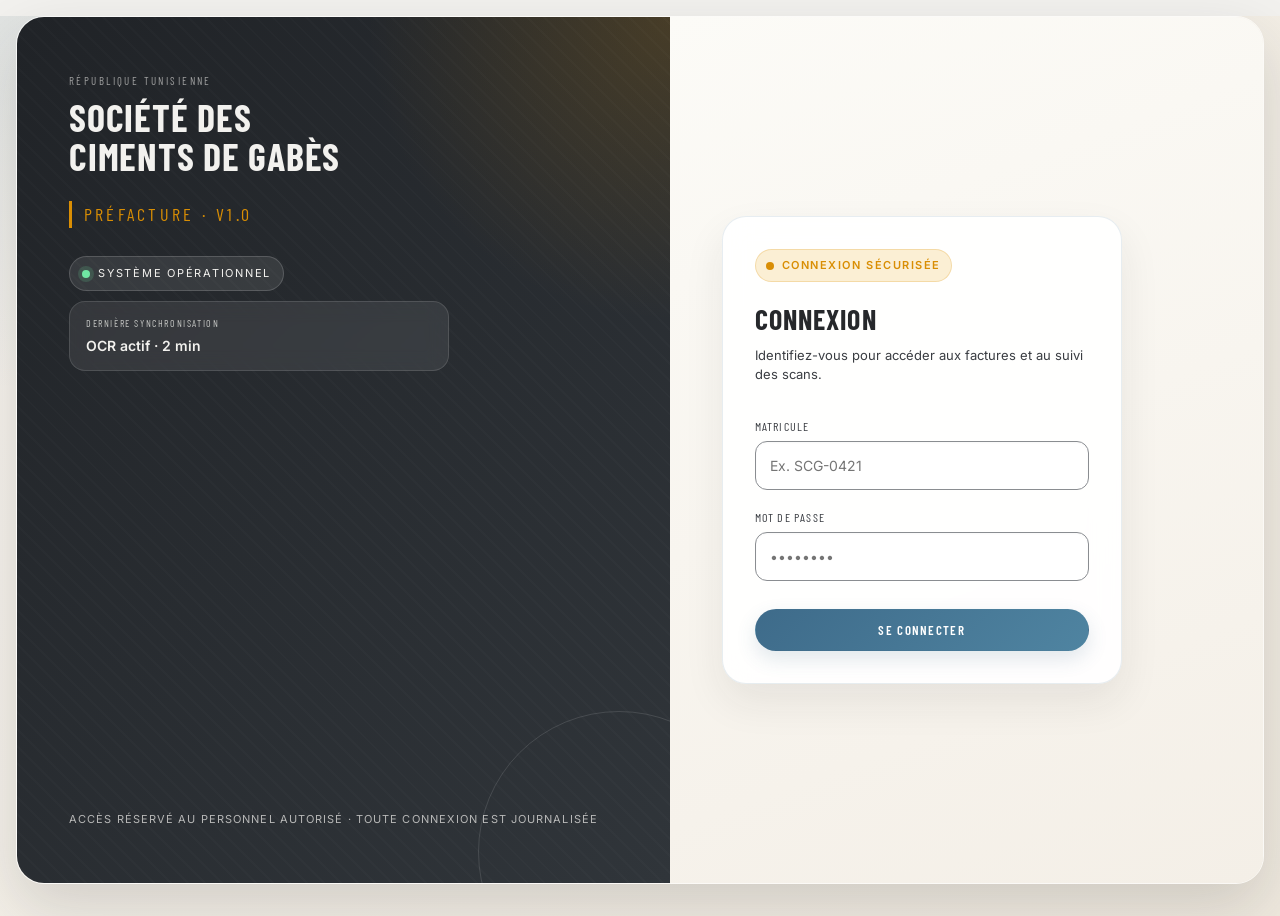
<file: front/fronte/login.html>
<!doctype html>
<html lang="fr">
<head>
  <meta charset="utf-8" />
  <meta name="viewport" content="width=device-width, initial-scale=1" />
  <title>Connexion — Préfacture · SCG</title>
  <link rel="preconnect" href="https://fonts.googleapis.com" />
  <link rel="preconnect" href="https://fonts.gstatic.com" crossorigin />
  <link href="https://fonts.googleapis.com/css2?family=Barlow+Condensed:wght@500;600;700&family=Inter:wght@400;500;600&display=swap" rel="stylesheet" />
  <link rel="stylesheet" href="styles.css" />
</head>
<body>
  <main class="login">
    <section class="login__left">
      <div class="brand">
        <div class="brand__eyebrow">République Tunisienne</div>
        <div class="brand__name">Société des<br />Ciments de Gabès</div>
        <div class="brand__app">Préfacture · v1.0</div>
        <div class="login__utility">
          <div class="login__pill">Système opérationnel</div>
          <div class="login__card">
            <div class="login__card-label">Dernière synchronisation</div>
            <div class="login__card-value">OCR actif · 2 min</div>
          </div>
        </div>
      </div>
      <div class="login__footer">
        Accès réservé au personnel autorisé · Toute connexion est journalisée
      </div>
    </section>
    <section class="login__right">
      <form class="login__form" id="loginForm">
        <div class="login__notice">Connexion sécurisée</div>
        <h1 class="login__title">Connexion</h1>
        <p class="login__sub">Identifiez-vous pour accéder aux factures et au suivi des scans.</p>
        <div class="field">
          <label class="field__label" for="username">Matricule</label>
          <input class="input" id="username" type="text" placeholder="Ex. SCG-0421" autocomplete="username" required />
        </div>
        <div class="field">
          <label class="field__label" for="password">Mot de passe</label>
          <input class="input" id="password" type="password" placeholder="••••••••" autocomplete="current-password" required />
        </div>
        <div class="field" id="formError" hidden style="color: #a83a3a; font-size: 12px;"></div>
        <button type="submit" class="btn btn--primary btn--block" style="margin-top: 10px;">Se connecter</button>
      </form>
    </section>
  </main>
  <script src="api.js"></script>
  <script>
    document.getElementById('loginForm').addEventListener('submit', async (ev) => {
      ev.preventDefault();
      const username = document.getElementById('username').value.trim();
      const password = document.getElementById('password').value;
      const erreurDiv = document.getElementById('formError');

      try {
          const utilisateur = await window.preFactureApi.login(username, password);
          window.preFactureApi.setAuthContext(utilisateur);
          // respect a 'next' param when present so we return the user to their original page
          const params = new URLSearchParams(window.location.search);
          const next = params.get('next');
          const safeNext = next && !/^https?:\/\//i.test(next) ? decodeURIComponent(next) : null;
          if (safeNext) {
            window.location.href = safeNext;
          } else {
            window.location.href = utilisateur.role === 'ADMIN' ? 'utilisateurs.html' : 'dashboard.html';
          }
      } catch (error) {
        erreurDiv.textContent = error.message || 'Impossible de se connecter.';
        erreurDiv.hidden = false;
      }
    });
  </script>
</body>
</html>
</file>
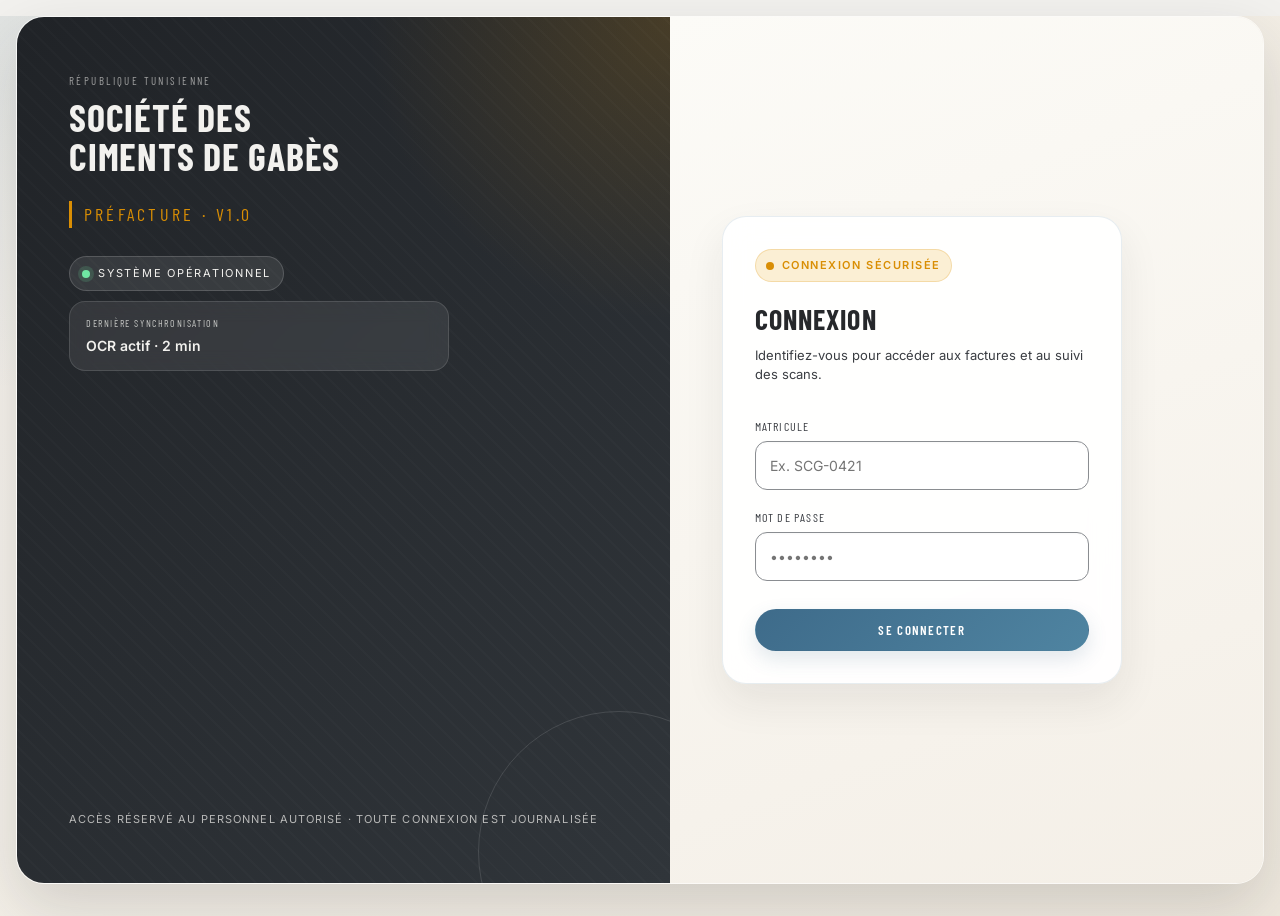
<file: front/fronte/utilisateurs.html>
<!doctype html>
<html lang="fr">
<head>
  <meta charset="utf-8" />
  <meta name="viewport" content="width=device-width, initial-scale=1" />
  <title>Utilisateurs — Préfacture · SCG</title>
  <link rel="preconnect" href="https://fonts.googleapis.com" />
  <link rel="preconnect" href="https://fonts.gstatic.com" crossorigin />
  <link href="https://fonts.googleapis.com/css2?family=Barlow+Condensed:wght@500;600;700&family=Inter:wght@400;500;600&display=swap" rel="stylesheet" />
  <link rel="stylesheet" href="styles.css" />
</head>
<body>
  <div class="shell">
    <aside class="sidebar" data-shell="sidebar"></aside>
    <header class="topbar">
      <div class="topbar__crumbs">Préfacture / <strong>Utilisateurs</strong></div>
      <div class="topbar__right" data-shell="topbar-right"></div>
    </header>
    <main class="main">
      <div class="page-head">
        <div>
          <h1 class="page-head__title">Gestion des utilisateurs</h1>
          <div class="page-head__sub">Administration des comptes applicatifs.</div>
        </div>
      </div>

      <div id="admin-feedback" class="alert" hidden></div>

      <section class="panel" style="margin-bottom: 16px;">
        <div class="panel__head">
          <div class="panel__title">Créer un utilisateur</div>
        </div>
        <div class="review__panel-body" style="padding-top: 12px;">
          <form id="form-create-user" style="display: grid; gap: 12px; grid-template-columns: repeat(2, minmax(220px, 1fr));">
            <div class="field" style="margin: 0;">
              <label class="field__label" for="username">Username</label>
              <input id="username" class="input" type="text" required />
            </div>
            <div class="field" style="margin: 0;">
              <label class="field__label" for="password">Mot de passe</label>
              <input id="password" class="input" type="password" required />
            </div>
            <div class="field" style="margin: 0;">
              <label class="field__label" for="nomComplet">Nom complet</label>
              <input id="nomComplet" class="input" type="text" required />
            </div>
            <div class="field" style="margin: 0;">
              <label class="field__label" for="role">Rôle</label>
              <select id="role" class="select" required>
                <option value="ADMIN">ADMIN</option>
                <option value="RESPONSABLE_FACTURE">RESPONSABLE_FACTURE</option>
                <option value="IT">IT</option>
              </select>
            </div>
            <div style="grid-column: 1 / -1;">
              <button type="submit" class="btn btn--primary btn--sm">Créer</button>
            </div>
          </form>
        </div>
      </section>

      <section class="panel">
        <div class="panel__head">
          <div class="panel__title">Utilisateurs</div>
        </div>
        <table class="table">
          <thead>
            <tr>
              <th>Username</th>
              <th>Nom complet</th>
              <th>Rôle</th>
              <th>Statut</th>
              <th>Action</th>
            </tr>
          </thead>
          <tbody id="users-body">
            <tr>
              <td colspan="5">
                <div class="empty">
                  <div class="empty__title">Aucune donnée</div>
                </div>
              </td>
            </tr>
          </tbody>
        </table>
      </section>
    </main>
  </div>
  <script src="api.js"></script>
  <script src="app.js"></script>
  <script>
    function afficherFeedback(message, estErreur) {
      const bloc = document.getElementById('admin-feedback');
      if (!bloc) return;
      bloc.hidden = false;
      bloc.textContent = message;
      bloc.style.background = estErreur ? '#fceaea' : '#ecf6ed';
      bloc.style.borderLeftColor = estErreur ? '#a83a3a' : '#2f7a3a';
      bloc.style.color = estErreur ? '#a83a3a' : '#2f7a3a';
    }

    function estActif(utilisateur) {
      if (typeof utilisateur.actif === 'boolean') return utilisateur.actif;
      if (typeof utilisateur.desactive === 'boolean') return !utilisateur.desactive;
      return true;
    }

    async function chargerUtilisateurs() {
      const tbody = document.getElementById('users-body');
      try {
        const utilisateurs = await window.preFactureApi.adminListUtilisateurs();
        const rows = Array.isArray(utilisateurs) ? utilisateurs : [];
        if (!rows.length) {
          tbody.innerHTML = '<tr><td colspan="5"><div class="empty"><div class="empty__title">Aucun utilisateur</div></div></td></tr>';
          return;
        }
        tbody.innerHTML = rows.map((u) => {
          const actif = estActif(u);
          return `
            <tr>
              <td>${u.username || '—'}</td>
              <td>${u.nomComplet || '—'}</td>
              <td>${u.role || '—'}</td>
              <td>${actif ? 'Actif' : 'Désactivé'}</td>
              <td>
                ${actif ? `<button type="button" class="btn btn--danger btn--sm" data-desactiver-id="${u.id}">Désactiver</button>` : '—'}
              </td>
            </tr>
          `;
        }).join('');

        tbody.querySelectorAll('[data-desactiver-id]').forEach((button) => {
          button.addEventListener('click', async () => {
            const id = button.getAttribute('data-desactiver-id');
            if (!id) return;
            try {
              await window.preFactureApi.adminDesactiverUtilisateur(id);
              afficherFeedback('Utilisateur désactivé.', false);
              await chargerUtilisateurs();
            } catch (error) {
              afficherFeedback(error.message || 'Échec de désactivation.', true);
            }
          });
        });
      } catch (error) {
        tbody.innerHTML = `<tr><td colspan="5">${error.message || 'Erreur de chargement.'}</td></tr>`;
      }
    }

    document.getElementById('form-create-user')?.addEventListener('submit', async (event) => {
      event.preventDefault();
      const username = (document.getElementById('username')?.value || '').trim();
      const password = document.getElementById('password')?.value || '';
      const nomComplet = (document.getElementById('nomComplet')?.value || '').trim();
      const role = document.getElementById('role')?.value;
      try {
        await window.preFactureApi.adminCreateUtilisateur({ username, password, nomComplet, role });
        afficherFeedback('Utilisateur créé.', false);
        event.target.reset();
        await chargerUtilisateurs();
      } catch (error) {
        afficherFeedback(error.message || 'Échec de création utilisateur.', true);
      }
    });

    document.addEventListener('DOMContentLoaded', async () => {
      const utilisateur = await window.verifierSession();
      if (!utilisateur) return;
      if (utilisateur.role !== 'ADMIN') {
        window.location.href = 'dashboard.html';
        return;
      }
      document.body.dataset.role = 'admin';
      await chargerUtilisateurs();
    });
  </script>
</body>
</html>
</file>
<file: front/fronte/styles.css>
/* Société des Ciments de Gabès — Préfacture
   Design tokens */
:root {
  --beton: #F2F1EE;
  --beton-2: #E8E7E3;
  --charbon: #26282B;
  --charbon-2: #3A3D42;
  --acier: #3E6B8A;
  --acier-dark: #2F5470;
  --ciment: #8A8D91;
  --ciment-light: #C8CACD;
  --ambre: #D98E04;
  --ambre-bg: #FBEFD4;
  --white: #FFFFFF;
  --font-display: "Barlow Condensed", "Arial Narrow", sans-serif;
  --font-body: "Inter", -apple-system, BlinkMacSystemFont, sans-serif;
  --radius: 2px;
  --shadow-sm: 0 1px 2px rgba(38, 40, 43, 0.06);
  --shadow-md: 0 4px 12px rgba(38, 40, 43, 0.08);
}
* { box-sizing: border-box; margin: 0; padding: 0; }
html, body {
  height: 100%;
  background: var(--beton);
  color: var(--charbon);
  font-family: var(--font-body);
  font-size: 14px;
  line-height: 1.5;
  -webkit-font-smoothing: antialiased;
}
h1, h2, h3, h4, h5, h6 {
  font-family: var(--font-display);
  font-weight: 600;
  letter-spacing: 0.01em;
  color: var(--charbon);
}
h1 { font-size: 28px; font-weight: 700; text-transform: uppercase; letter-spacing: 0.04em; }
h2 { font-size: 20px; text-transform: uppercase; letter-spacing: 0.03em; }
h3 { font-size: 16px; text-transform: uppercase; letter-spacing: 0.02em; }
a { color: var(--acier); text-decoration: none; }
a:hover { text-decoration: underline; }
button { font-family: inherit; cursor: pointer; border: none; background: none; }
/* ---------- STAMP BLOCK (signature element) ---------- */
.stamp {
  display: inline-block;
  border: 2px solid var(--charbon);
  padding: 10px 14px;
  font-family: var(--font-display);
  font-weight: 600;
  text-transform: uppercase;
  letter-spacing: 0.06em;
  color: var(--charbon);
  background: transparent;
  position: relative;
  transform: rotate(-1.5deg);
}
.stamp--acier { border-color: var(--acier); color: var(--acier); }
.stamp--ambre { border-color: var(--ambre); color: var(--ambre); }
.stamp--valid { border-color: #2f7a3a; color: #2f7a3a; }
.stamp__label {
  font-size: 10px;
  letter-spacing: 0.12em;
  opacity: 0.65;
  display: block;
}
.stamp__value {
  font-size: 15px;
  line-height: 1.2;
  display: block;
}
.stamp__meta {
  font-family: var(--font-body);
  font-weight: 500;
  font-size: 10px;
  letter-spacing: 0.05em;
  opacity: 0.7;
  margin-top: 4px;
  text-transform: uppercase;
}
/* Manifest block: multi-field stamp used on login left panel */
.manifest {
  border: 1.5px solid var(--charbon);
  padding: 16px 20px;
  background: transparent;
  display: grid;
  grid-template-columns: 1fr 1fr;
  gap: 14px 24px;
  max-width: 360px;
}
.manifest__row { }
.manifest__label {
  font-family: var(--font-display);
  font-size: 10px;
  letter-spacing: 0.14em;
  text-transform: uppercase;
  opacity: 0.6;
  margin-bottom: 2px;
}
.manifest__value {
  font-family: var(--font-display);
  font-weight: 600;
  font-size: 15px;
  letter-spacing: 0.04em;
  text-transform: uppercase;
}
.manifest__full { grid-column: 1 / -1; }
/* ---------- LOGIN ---------- */
.login {
  min-height: 100vh;
  display: grid;
  grid-template-columns: 1.1fr 1fr;
}
@media (max-width: 900px) {
  .login { grid-template-columns: 1fr; }
}
.login__left {
  background: var(--charbon);
  color: var(--beton);
  padding: 56px 64px;
  display: flex;
  flex-direction: column;
  justify-content: space-between;
  position: relative;
  overflow: hidden;
}
.login__left::before {
  content: "";
  position: absolute;
  inset: 0;
  background:
    repeating-linear-gradient(45deg, rgba(255,255,255,0.015) 0 2px, transparent 2px 12px);
  pointer-events: none;
}
.brand {
  position: relative;
  z-index: 1;
}
.brand__eyebrow {
  font-family: var(--font-display);
  font-size: 11px;
  letter-spacing: 0.22em;
  text-transform: uppercase;
  opacity: 0.6;
  margin-bottom: 8px;
}
.brand__name {
  font-family: var(--font-display);
  font-weight: 700;
  font-size: 34px;
  line-height: 1.05;
  letter-spacing: 0.02em;
  text-transform: uppercase;
  color: var(--beton);
}
.brand__app {
  margin-top: 24px;
  font-family: var(--font-display);
  font-size: 18px;
  letter-spacing: 0.18em;
  text-transform: uppercase;
  color: var(--acier);
  padding-left: 12px;
  border-left: 3px solid var(--acier);
}
.login__manifest .manifest {
  border-color: var(--ciment);
  color: var(--beton);
}
.login__manifest .manifest__label { color: var(--ciment-light); opacity: 1; }
.login__manifest .manifest__value { color: var(--beton); }
.login__footer {
  position: relative;
  z-index: 1;
  font-size: 11px;
  letter-spacing: 0.1em;
  text-transform: uppercase;
  color: var(--ciment);
}
.login__right {
  background: var(--beton);
  padding: 56px 64px;
  display: flex;
  align-items: center;
}
.login__form {
  width: 100%;
  max-width: 400px;
}
.login__title {
  margin-bottom: 6px;
}
.login__sub {
  color: var(--charbon-2);
  margin-bottom: 32px;
  font-size: 13px;
}
/* ---------- FORMS ---------- */
.field { margin-bottom: 18px; }
.field__label {
  display: block;
  font-family: var(--font-display);
  font-size: 12px;
  letter-spacing: 0.1em;
  text-transform: uppercase;
  color: var(--charbon-2);
  margin-bottom: 6px;
}
.input, .select {
  width: 100%;
  padding: 11px 12px;
  border: 1px solid var(--ciment);
  background: var(--white);
  border-radius: var(--radius);
  font: inherit;
  color: var(--charbon);
  transition: border-color 0.15s, box-shadow 0.15s;
}
.input:focus, .select:focus {
  outline: none;
  border-color: var(--acier);
  box-shadow: 0 0 0 3px rgba(62, 107, 138, 0.15);
}
.role-group {
  display: grid;
  grid-template-columns: repeat(3, 1fr);
  gap: 8px;
}
.role-option {
  border: 1px solid var(--ciment);
  background: var(--white);
  padding: 10px 8px;
  border-radius: var(--radius);
  text-align: center;
  cursor: pointer;
  transition: all 0.15s;
}
.role-option input { display: none; }
.role-option__code {
  font-family: var(--font-display);
  font-weight: 700;
  font-size: 12px;
  letter-spacing: 0.12em;
  text-transform: uppercase;
  color: var(--charbon-2);
}
.role-option__label {
  font-size: 11px;
  color: var(--ciment);
  margin-top: 2px;
}
.role-option:has(input:checked) {
  border-color: var(--acier);
  background: rgba(62, 107, 138, 0.06);
}
.role-option:has(input:checked) .role-option__code { color: var(--acier); }
/* ---------- BUTTONS ---------- */
.btn {
  display: inline-flex;
  align-items: center;
  justify-content: center;
  gap: 8px;
  padding: 11px 18px;
  font-family: var(--font-display);
  font-weight: 600;
  font-size: 13px;
  letter-spacing: 0.1em;
  text-transform: uppercase;
  border-radius: var(--radius);
  transition: background 0.15s, border-color 0.15s, color 0.15s;
  border: 1px solid transparent;
}
.btn--primary { background: var(--acier); color: var(--white); }
.btn--primary:hover { background: var(--acier-dark); }
.btn--ghost { background: transparent; color: var(--charbon); border-color: var(--ciment); }
.btn--ghost:hover { border-color: var(--charbon); }
.btn--danger { background: transparent; color: var(--ambre); border-color: var(--ambre); }
.btn--block { width: 100%; }
.btn--sm { padding: 7px 12px; font-size: 11px; }
/* ---------- APP SHELL (topbar + sidebar) ---------- */
.shell {
  min-height: 100vh;
  display: grid;
  grid-template-columns: 240px 1fr;
  grid-template-rows: 56px 1fr;
  grid-template-areas:
    "sidebar topbar"
    "sidebar main";
}
.topbar {
  grid-area: topbar;
  background: var(--white);
  border-bottom: 1px solid var(--ciment-light);
  display: flex;
  align-items: center;
  justify-content: space-between;
  padding: 0 24px;
}
.topbar__crumbs {
  font-family: var(--font-display);
  font-size: 12px;
  letter-spacing: 0.14em;
  text-transform: uppercase;
  color: var(--ciment);
}
.topbar__crumbs strong { color: var(--charbon); font-weight: 600; }
.topbar__right { display: flex; align-items: center; gap: 16px; }
.role-badge {
  display: inline-flex;
  align-items: center;
  gap: 8px;
  padding: 6px 10px;
  border: 1px solid var(--charbon);
  border-radius: var(--radius);
  font-family: var(--font-display);
  font-size: 11px;
  letter-spacing: 0.12em;
  text-transform: uppercase;
  font-weight: 600;
}
.role-badge__dot {
  width: 6px; height: 6px; border-radius: 50%;
  background: var(--acier);
}
.role-badge--admin .role-badge__dot { background: #2f7a3a; }
.role-badge--it .role-badge__dot { background: var(--ambre); }
.user-chip {
  display: flex;
  align-items: center;
  gap: 10px;
  font-size: 13px;
}
.user-chip__avatar {
  width: 32px; height: 32px;
  background: var(--charbon);
  color: var(--beton);
  border-radius: 50%;
  display: grid;
  place-items: center;
  font-family: var(--font-display);
  font-weight: 600;
  font-size: 12px;
  letter-spacing: 0.05em;
}
.user-chip__name { font-weight: 500; }
.user-chip__role { font-size: 11px; color: var(--ciment); }
.sidebar {
  grid-area: sidebar;
  background: var(--charbon);
  color: var(--beton);
  display: flex;
  flex-direction: column;
}
.sidebar__brand {
  padding: 16px 20px;
  border-bottom: 1px solid rgba(255,255,255,0.08);
}
.sidebar__brand-name {
  font-family: var(--font-display);
  font-weight: 700;
  font-size: 16px;
  letter-spacing: 0.06em;
  text-transform: uppercase;
}
.sidebar__brand-app {
  font-family: var(--font-display);
  font-size: 11px;
  letter-spacing: 0.18em;
  text-transform: uppercase;
  color: var(--acier);
  margin-top: 2px;
}
.sidebar__section {
  padding: 20px 12px 8px;
  font-family: var(--font-display);
  font-size: 10px;
  letter-spacing: 0.18em;
  text-transform: uppercase;
  color: var(--ciment);
}
.sidebar__nav { display: flex; flex-direction: column; gap: 2px; padding: 0 8px; }
.nav-item {
  display: flex;
  align-items: center;
  gap: 10px;
  padding: 10px 12px;
  color: var(--ciment-light);
  font-size: 13px;
  border-radius: var(--radius);
  border-left: 2px solid transparent;
  cursor: pointer;
  transition: background 0.12s, color 0.12s, border-color 0.12s;
}
.nav-item:hover { background: rgba(255,255,255,0.04); color: var(--beton); }
.nav-item.is-active {
  background: rgba(62, 107, 138, 0.18);
  color: var(--white);
  border-left-color: var(--acier);
}
.nav-item__icon {
  width: 18px; height: 18px;
  display: inline-block;
  opacity: 0.8;
}
.sidebar__foot {
  margin-top: auto;
  padding: 16px 20px;
  border-top: 1px solid rgba(255,255,255,0.08);
  font-size: 11px;
  color: var(--ciment);
}
.main {
  grid-area: main;
  padding: 28px 32px;
  overflow: auto;
}
/* ---------- PAGE HEADER ---------- */
.page-head {
  display: flex;
  align-items: flex-start;
  justify-content: space-between;
  gap: 24px;
  margin-bottom: 16px;
}
.page-head__intro { max-width: 720px; }
.page-head__eyebrow {
  font-family: var(--font-display);
  font-size: 11px;
  letter-spacing: 0.18em;
  text-transform: uppercase;
  color: var(--acier);
  margin-bottom: 6px;
}
.page-head__title { margin-bottom: 4px; }
.page-head__sub { color: var(--charbon-2); font-size: 13px; }
.page-head__actions { display: flex; gap: 8px; align-items: center; }
.overview-card {
  display: flex;
  justify-content: space-between;
  align-items: center;
  gap: 16px;
  margin-bottom: 20px;
  padding: 16px 18px;
  background: linear-gradient(135deg, var(--charbon) 0%, var(--charbon-2) 100%);
  color: var(--beton);
  border: 1px solid rgba(255,255,255,0.08);
  box-shadow: var(--shadow-md);
}
.overview-card__eyebrow {
  font-family: var(--font-display);
  font-size: 11px;
  letter-spacing: 0.16em;
  text-transform: uppercase;
  color: var(--ciment-light);
  margin-bottom: 6px;
}
.overview-card__text {
  max-width: 720px;
  font-size: 13px;
  line-height: 1.6;
  color: rgba(242, 241, 238, 0.92);
}
.overview-card__pill {
  flex-shrink: 0;
  border: 1px solid rgba(255,255,255,0.16);
  padding: 8px 12px;
  font-family: var(--font-display);
  font-size: 11px;
  letter-spacing: 0.12em;
  text-transform: uppercase;
  color: var(--beton);
  background: rgba(255,255,255,0.06);
}
/* ---------- METRIC CARDS ---------- */
.metrics {
  display: grid;
  grid-template-columns: repeat(4, 1fr);
  gap: 16px;
  margin-bottom: 24px;
}
.metric {
  background: var(--white);
  border: 1px solid var(--ciment-light);
  border-left: 3px solid var(--acier);
  padding: 16px 18px;
  box-shadow: var(--shadow-sm);
}
.metric--ambre { border-left-color: var(--ambre); }
.metric--valid { border-left-color: #2f7a3a; }
.metric__label {
  font-family: var(--font-display);
  font-size: 11px;
  letter-spacing: 0.14em;
  text-transform: uppercase;
  color: var(--ciment);
  margin-bottom: 8px;
}
.metric__value {
  font-family: var(--font-display);
  font-weight: 700;
  font-size: 32px;
  line-height: 1;
  color: var(--charbon);
}
.metric__meta {
  font-size: 11px;
  color: var(--charbon-2);
  margin-top: 6px;
}
/* ---------- TABLE ---------- */
.panel {
  background: var(--white);
  border: 1px solid var(--ciment-light);
}
.panel__head {
  padding: 14px 18px;
  border-bottom: 1px solid var(--ciment-light);
  display: flex;
  align-items: center;
  justify-content: space-between;
  gap: 16px;
}
.panel__title {
  font-family: var(--font-display);
  font-weight: 600;
  font-size: 14px;
  letter-spacing: 0.08em;
  text-transform: uppercase;
}
.panel__tools { display: flex; gap: 8px; align-items: center; flex-wrap: wrap; }
.panel__filter-label {
  font-family: var(--font-display);
  font-size: 10px;
  letter-spacing: 0.14em;
  text-transform: uppercase;
  color: var(--ciment);
}
.search {
  padding: 7px 10px;
  border: 1px solid var(--ciment);
  background: var(--beton);
  border-radius: var(--radius);
  font: inherit;
  font-size: 12px;
  width: 240px;
}
.table { width: 100%; border-collapse: collapse; }
.table th, .table td {
  padding: 11px 18px;
  text-align: left;
  border-bottom: 1px solid var(--ciment-light);
  font-size: 13px;
  vertical-align: middle;
}
.table th {
  font-family: var(--font-display);
  font-size: 11px;
  letter-spacing: 0.12em;
  text-transform: uppercase;
  color: var(--ciment);
  font-weight: 600;
  background: var(--beton);
}
.table tbody tr:hover { background: var(--beton); }
.table tbody tr { cursor: pointer; }
.table__ref {
  font-family: var(--font-display);
  font-weight: 600;
  letter-spacing: 0.06em;
  color: var(--charbon);
}
.table__amount { text-align: right; font-variant-numeric: tabular-nums; font-weight: 500; }
.table th.amount { text-align: right; }
.tag {
  display: inline-block;
  padding: 3px 8px;
  font-family: var(--font-display);
  font-size: 10px;
  letter-spacing: 0.12em;
  text-transform: uppercase;
  font-weight: 600;
  border: 1px solid;
  border-radius: 999px;
}
.reception-btn {
  min-width: 112px;
  justify-content: center;
  padding: 7px 10px;
  font-size: 10px;
  border-radius: 999px;
}
.reception-btn.is-received {
  background: linear-gradient(135deg, var(--acier) 0%, #4f84a1 100%);
  color: var(--white);
  border-color: transparent;
}
.tag--valid { color: #2f7a3a; border-color: #2f7a3a; }
.tag--pending { color: var(--acier); border-color: var(--acier); }
.tag--review { color: var(--ambre); border-color: var(--ambre); }
.tag--rejected { color: #a83a3a; border-color: #a83a3a; }
.panel__foot {
  padding: 12px 18px;
  border-top: 1px solid var(--ciment-light);
  display: flex;
  justify-content: space-between;
  align-items: center;
  font-size: 12px;
  color: var(--ciment);
}
/* ---------- OCR REVIEW ---------- */
.review {
  display: grid;
  grid-template-columns: 1.1fr 1fr;
  gap: 20px;
}
.scan {
  background: var(--white);
  border: 1px solid var(--ciment-light);
  padding: 16px;
  min-height: 640px;
  display: flex;
  flex-direction: column;
}
.scan__toolbar {
  display: flex;
  justify-content: space-between;
  align-items: center;
  margin-bottom: 12px;
  font-family: var(--font-display);
  font-size: 11px;
  letter-spacing: 0.12em;
  text-transform: uppercase;
  color: var(--ciment);
}
.scan__viewer {
  flex: 1;
  background:
    linear-gradient(var(--beton-2), var(--beton-2)),
    repeating-linear-gradient(0deg, rgba(0,0,0,0.02) 0 1px, transparent 1px 8px);
  border: 1px dashed var(--ciment);
  display: grid;
  place-items: center;
  color: var(--ciment);
  position: relative;
  overflow: hidden;
}
.scan__doc {
  width: 78%;
  aspect-ratio: 3 / 4;
  background: var(--white);
  box-shadow: var(--shadow-md);
  padding: 28px 32px;
  font-size: 11px;
  color: var(--charbon-2);
  position: relative;
}
.scan__doc h4 {
  font-family: var(--font-display);
  font-size: 15px;
  letter-spacing: 0.05em;
  text-transform: uppercase;
  margin-bottom: 8px;
  color: var(--charbon);
}
.scan__doc .line { height: 6px; background: var(--beton-2); margin: 6px 0; border-radius: 1px; }
.scan__doc .line.short { width: 40%; }
.scan__doc .line.mid { width: 70%; }
.scan__doc .hi {
  background: rgba(217, 142, 4, 0.18);
  outline: 1px solid var(--ambre);
}
.scan__doc-stamp {
  position: absolute;
  bottom: 24px;
  right: 24px;
  transform: rotate(-8deg);
}
.review__panel {
  background: var(--white);
  border: 1px solid var(--ciment-light);
  display: flex;
  flex-direction: column;
}
.review__panel-head {
  padding: 14px 18px;
  border-bottom: 1px solid var(--ciment-light);
  display: flex;
  justify-content: space-between;
  align-items: center;
}
.review__panel-body { padding: 18px; flex: 1; overflow: auto; }
.review__panel-foot {
  padding: 14px 18px;
  border-top: 1px solid var(--ciment-light);
  display: flex;
  justify-content: space-between;
  gap: 8px;
}
.field-inline {
  display: grid;
  grid-template-columns: 150px 1fr auto;
  gap: 12px;
  align-items: center;
  padding: 10px 0;
  border-bottom: 1px dashed var(--ciment-light);
}
.field-inline:last-child { border-bottom: none; }
.field-inline__label {
  font-family: var(--font-display);
  font-size: 11px;
  letter-spacing: 0.1em;
  text-transform: uppercase;
  color: var(--ciment);
}
.field-inline__input {
  padding: 7px 9px;
  border: 1px solid var(--ciment);
  background: var(--white);
  font: inherit;
  font-size: 13px;
  border-radius: var(--radius);
}
.field-inline__input:focus { outline: none; border-color: var(--acier); }
.confidence {
  font-family: var(--font-display);
  font-size: 10px;
  letter-spacing: 0.08em;
  text-transform: uppercase;
  padding: 2px 6px;
  border: 1px solid;
  border-radius: 2px;
}
.confidence--high { color: #2f7a3a; border-color: #2f7a3a; }
.confidence--med { color: var(--ambre); border-color: var(--ambre); }
.confidence--low { color: #a83a3a; border-color: #a83a3a; }
/* ---------- ALERT ---------- */
.alert {
  display: flex;
  gap: 12px;
  padding: 12px 14px;
  background: var(--ambre-bg);
  border-left: 3px solid var(--ambre);
  font-size: 13px;
  color: var(--charbon);
  margin-bottom: 16px;
}
.alert__title {
  font-family: var(--font-display);
  font-weight: 600;
  font-size: 12px;
  letter-spacing: 0.1em;
  text-transform: uppercase;
  color: var(--ambre);
  margin-bottom: 2px;
}
/* ---------- EMPTY ---------- */
.empty {
  padding: 48px 24px;
  text-align: center;
  color: var(--ciment);
}
.empty__title {
  font-family: var(--font-display);
  font-size: 14px;
  letter-spacing: 0.1em;
  text-transform: uppercase;
  color: var(--charbon-2);
  margin-bottom: 4px;
}

/* ---------- PREMIUM UI ENHANCEMENTS ---------- */
body {
  background:
    radial-gradient(circle at top left, rgba(62, 107, 138, 0.12), transparent 24%),
    linear-gradient(135deg, #f7f4ee 0%, #efe9de 100%);
}
.login {
  min-height: calc(100vh - 32px);
  margin: 16px;
  border-radius: 28px;
  overflow: hidden;
  box-shadow: 0 24px 60px rgba(38, 40, 43, 0.16);
  border: 1px solid rgba(255, 255, 255, 0.7);
}
.login__left {
  background:
    radial-gradient(circle at top right, rgba(217, 142, 4, 0.18), transparent 28%),
    linear-gradient(135deg, #202327 0%, #30353a 100%);
  padding: 56px 52px;
}
.login__left::after {
  content: "";
  position: absolute;
  width: 280px;
  height: 280px;
  right: -90px;
  bottom: -110px;
  border: 1px solid rgba(255, 255, 255, 0.12);
  border-radius: 50%;
  pointer-events: none;
}
.brand__name {
  font-size: 38px;
  max-width: 420px;
}
.brand__app {
  margin-top: 24px;
  border-left-color: var(--ambre);
  color: var(--ambre);
}
.login__utility {
  display: flex;
  flex-direction: column;
  gap: 10px;
  margin-top: 28px;
  max-width: 380px;
}
.login__pill {
  display: inline-flex;
  align-items: center;
  gap: 8px;
  width: fit-content;
  padding: 8px 12px;
  border-radius: 999px;
  background: rgba(255, 255, 255, 0.09);
  color: var(--beton);
  font-size: 11px;
  text-transform: uppercase;
  letter-spacing: 0.16em;
  border: 1px solid rgba(255, 255, 255, 0.16);
}
.login__pill::before {
  content: "";
  width: 8px;
  height: 8px;
  border-radius: 50%;
  background: #6fe7a3;
  box-shadow: 0 0 0 4px rgba(111, 231, 163, 0.16);
}
.login__card {
  background: rgba(255, 255, 255, 0.08);
  border: 1px solid rgba(255, 255, 255, 0.12);
  border-radius: 16px;
  padding: 14px 16px;
  backdrop-filter: blur(10px);
}
.login__card-label {
  font-family: var(--font-display);
  font-size: 10px;
  letter-spacing: 0.16em;
  text-transform: uppercase;
  color: rgba(242, 241, 238, 0.75);
  margin-bottom: 4px;
}
.login__card-value {
  font-weight: 600;
  color: var(--beton);
}
.login__footer {
  color: rgba(242, 241, 238, 0.7);
}
.login__right {
  background: linear-gradient(160deg, #fcfbf7 0%, #f4efe7 100%);
  padding: 56px 52px;
}
.login__form {
  background: rgba(255, 255, 255, 0.92);
  padding: 32px;
  border-radius: 24px;
  border: 1px solid rgba(62, 107, 138, 0.12);
  box-shadow: 0 18px 40px rgba(38, 40, 43, 0.08);
  backdrop-filter: blur(14px);
}
.login__notice {
  display: inline-flex;
  align-items: center;
  gap: 8px;
  background: var(--ambre-bg);
  color: var(--ambre);
  border: 1px solid rgba(217, 142, 4, 0.22);
  border-radius: 999px;
  padding: 7px 10px;
  font-size: 11px;
  font-weight: 600;
  letter-spacing: 0.14em;
  text-transform: uppercase;
  margin-bottom: 16px;
}
.login__notice::before {
  content: "";
  width: 8px;
  height: 8px;
  border-radius: 50%;
  background: var(--ambre);
}
.input, .select {
  padding: 13px 14px;
  border-radius: 12px;
  box-shadow: inset 0 1px 2px rgba(0, 0, 0, 0.03);
}
.btn {
  border-radius: 999px;
  padding: 12px 18px;
  box-shadow: 0 8px 20px rgba(62, 107, 138, 0.16);
}
.btn--primary {
  background: linear-gradient(135deg, var(--acier) 0%, #4f84a1 100%);
}
.btn--primary:hover {
  transform: translateY(-1px);
  box-shadow: 0 10px 24px rgba(62, 107, 138, 0.24);
}
.shell {
  min-height: 100vh;
  background: linear-gradient(135deg, rgba(255, 255, 255, 0.95) 0%, rgba(242, 241, 238, 0.95) 100%);
}
.topbar {
  position: sticky;
  top: 0;
  z-index: 30;
  background: rgba(255, 255, 255, 0.9);
  backdrop-filter: blur(16px);
  border-bottom: 1px solid rgba(62, 107, 138, 0.12);
  box-shadow: 0 8px 22px rgba(38, 40, 43, 0.05);
}
.sidebar {
  background: linear-gradient(180deg, #1f2326 0%, #292d31 100%);
  border-right: 1px solid rgba(255, 255, 255, 0.1);
}
.nav-item {
  position: relative;
  transition: transform 0.16s ease, background 0.16s ease, color 0.16s ease;
}
.nav-item:hover {
  transform: translateX(2px);
}
.nav-item.is-active {
  box-shadow: inset 0 0 0 1px rgba(255, 255, 255, 0.06);
}
.main {
  padding: 28px 32px 36px;
}
.page-head {
  margin-bottom: 24px;
  padding: 18px 20px;
  border-radius: 20px;
  background: linear-gradient(135deg, rgba(255, 255, 255, 0.95) 0%, rgba(242, 241, 238, 0.9) 100%);
  border: 1px solid rgba(62, 107, 138, 0.12);
  box-shadow: 0 12px 26px rgba(38, 40, 43, 0.06);
}
.overview-card {
  border-radius: 20px;
  border: 1px solid rgba(255, 255, 255, 0.14);
  box-shadow: 0 18px 35px rgba(38, 40, 43, 0.08);
}
.metric,
.panel,
.scan,
.review__panel {
  border-radius: 18px;
  box-shadow: 0 12px 28px rgba(38, 40, 43, 0.06);
}
.metric {
  transition: transform 0.18s ease, box-shadow 0.18s ease;
}
.metric:hover {
  transform: translateY(-2px);
  box-shadow: 0 16px 34px rgba(38, 40, 43, 0.1);
}
.panel {
  overflow: hidden;
}
.table th {
  background: rgba(248, 247, 244, 0.95);
}
.table tbody tr:hover {
  background: linear-gradient(90deg, rgba(62, 107, 138, 0.05) 0%, rgba(242, 241, 238, 0.8) 100%);
}
.tag {
  border-radius: 999px;
  padding: 4px 10px;
}
/* ---------- RESPONSIVE / MOBILE OPTIMIZATIONS ---------- */
@media (max-width: 900px) {
  /* Collapse sidebar, stack header + main */
  .shell {
    grid-template-columns: 1fr;
    grid-template-areas:
      "topbar"
      "main";
  }
  .sidebar { display: none; }
  .topbar { padding: 0 14px; }
  .main { padding: 16px; }
  .login { margin: 8px; min-height: calc(100vh - 16px); }
  .login__left, .login__right { padding: 28px; }
  .brand__name { font-size: 30px; }
  .page-head { flex-direction: column; align-items: stretch; gap: 12px; }
  h1 { font-size: 22px; }
  .page-head__actions { justify-content: flex-start; }
  .metrics { grid-template-columns: 1fr; }
  .metric__value { font-size: 24px; }
  .panel__tools .search { width: 160px; }
  .role-group { grid-template-columns: repeat(3, 1fr); }
}

@media (max-width: 700px) {
  /* Make tables horizontally scrollable and increase tap targets */
  .main { padding: 12px; }
  .panel__head, .panel__foot { padding: 10px; }
  .panel .table { display: block; width: 100%; overflow-x: auto; -webkit-overflow-scrolling: touch; }
  .table th, .table td { padding: 10px 12px; }
  .table__amount { min-width: 120px; }
  .nav-item { padding: 12px 14px; }
  .btn { padding: 10px 14px; }
  /* OCR review: stack columns */
  .review { grid-template-columns: 1fr; }
  .scan { min-height: 320px; }
  .scan__doc { width: 100%; aspect-ratio: auto; padding: 18px; }
  .review__panel { order: 2; }
  .scan { order: 1; }
  /* Field layout: stack label and input for narrow screens */
  .field-inline { grid-template-columns: 1fr; grid-template-rows: auto auto; gap: 8px; }
  .field-inline__label { font-size: 12px; }
  .field-inline__input { width: 100%; }
}

@media (max-width: 420px) {
  /* Mobile phones — tighten spacing, ensure touch targets */
  .topbar__crumbs { font-size: 11px; }
  .user-chip__name { display: none; }
  .user-chip__role { display: none; }
  .role-badge { padding: 6px 8px; font-size: 10px; }
  .page-head__title { font-size: 18px; }
  .search { width: 120px; }
  .manifest { max-width: 100%; grid-template-columns: 1fr; }
  .login__left { padding: 20px; }
  .login__right { padding: 20px; }
  .btn--sm { padding: 9px 12px; font-size: 12px; }
}

/* Improve focus + touch outlines for accessibility */
:root { --focus-ring: 3px; }
.btn:focus, .input:focus, .select:focus, .nav-item:focus { outline: none; box-shadow: 0 0 0 var(--focus-ring) rgba(62,107,138,0.12); }
</file>
